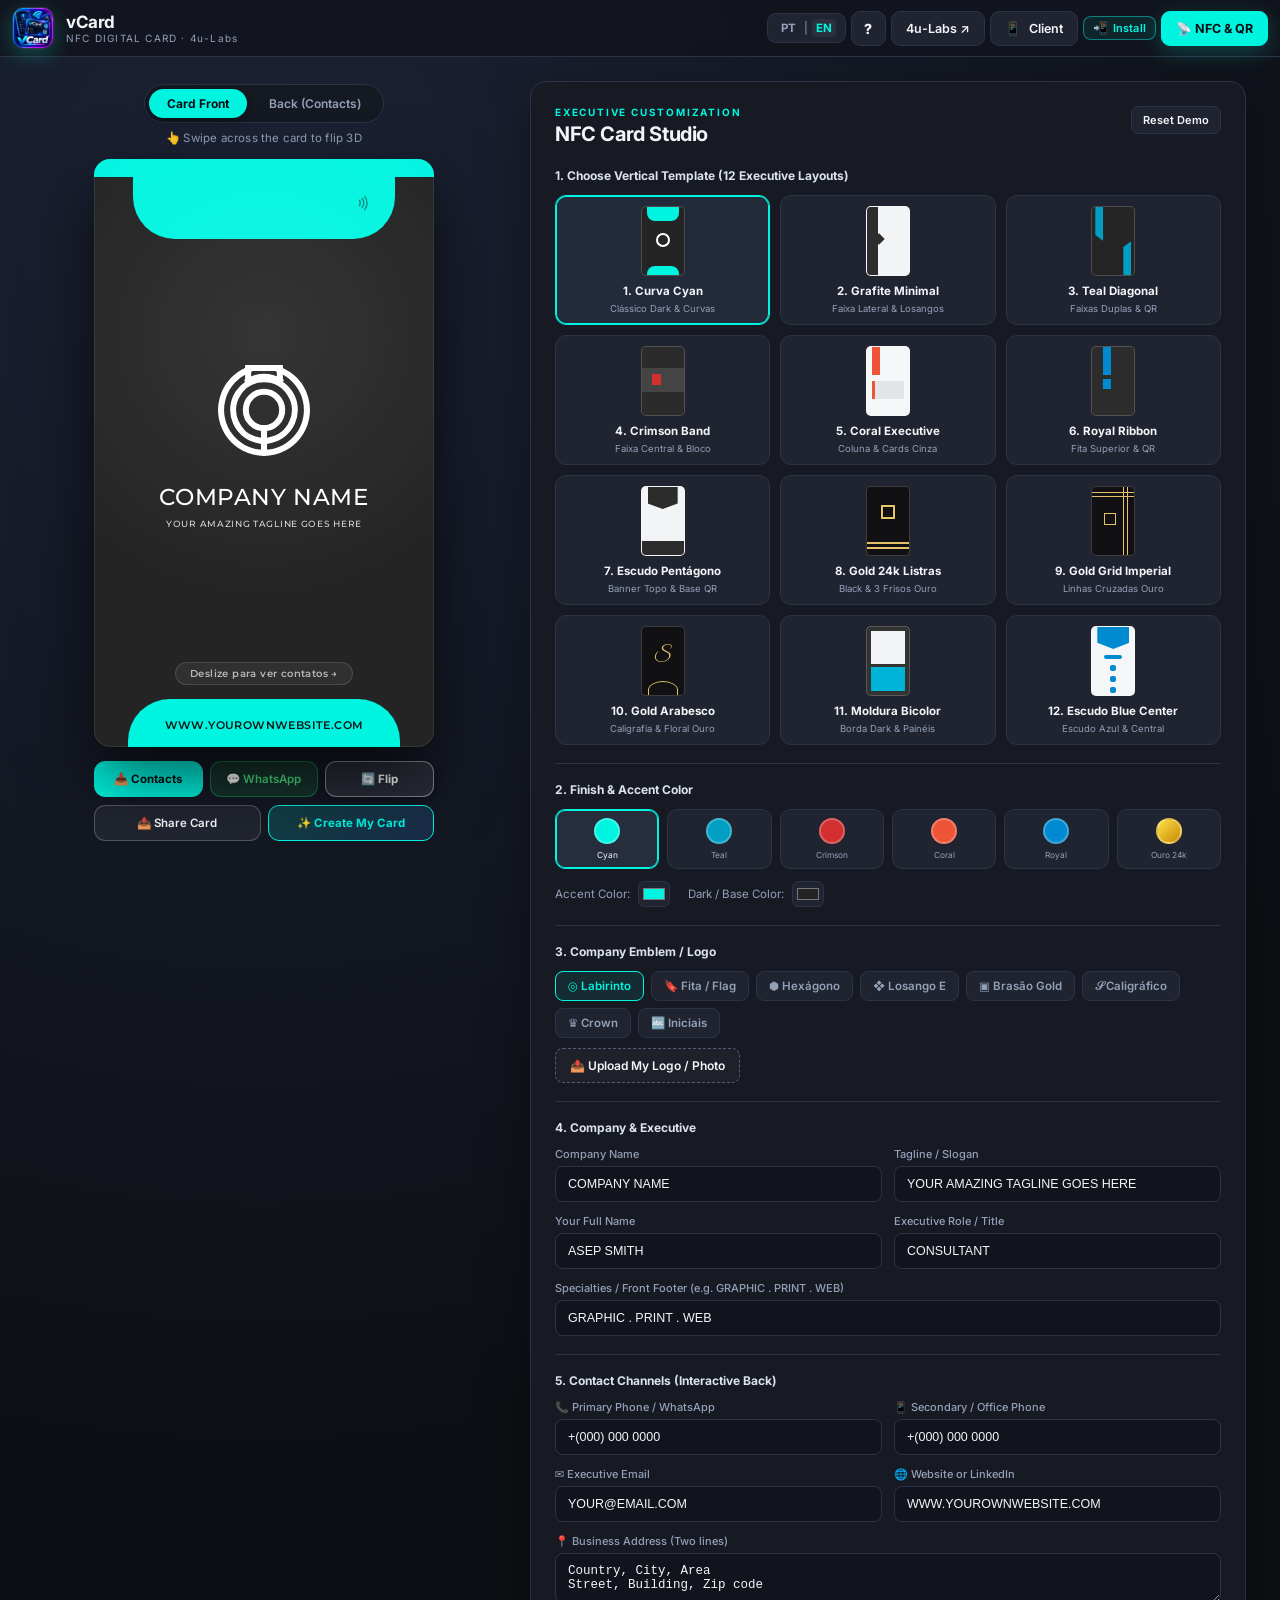
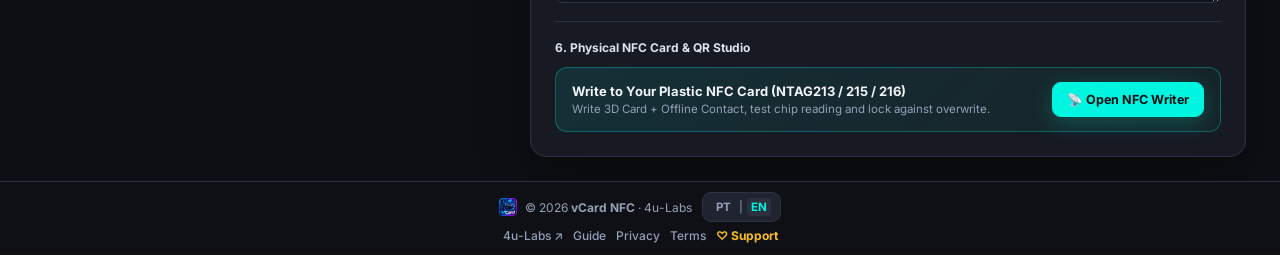
<file: index.html>
<!doctype html>
<html lang="pt-BR">
<head>
  <meta charset="utf-8">
  <meta name="viewport" content="width=device-width, initial-scale=1, maximum-scale=1, user-scalable=no">
  <meta name="theme-color" content="#14161c">
  <meta name="description" content="vCard Executive NFC — Cartão de Visitas Virtual Interativo 3D para Executivos com 12 Modelos Premium, Gravação Direta em Cartão Plástico NFC, QR Code e Salvar na Agenda.">
  <title>vCard Executive NFC — 4u-Labs</title>
  <link rel="icon" type="image/png" href="favicon.png?v=3.3">
  <link rel="apple-touch-icon" href="icon-192.png?v=3.3">
  <link rel="manifest" href="manifest.json?v=3.3">
  <link rel="preconnect" href="https://fonts.googleapis.com">
  <link rel="preconnect" href="https://fonts.gstatic.com" crossorigin>
  <link href="https://fonts.googleapis.com/css2?family=Great+Vibes&family=Inter:wght@400;500;600;700&family=Montserrat:wght@400;500;600;700;800&display=swap" rel="stylesheet">
  <link rel="stylesheet" href="styles.css?v=3.3">
  <style>
    /* Critical NFC Receiver Mode, Compact Single-Row Header, 2-Line Footer & High-Contrast UI */
    :root { --ui-accent: #00f5e1; }
    .brand strong span,
    .eyebrow,
    .lang-btn.active,
    .btn-pwa-install,
    .dock-btn.create-cta {
      color: #00f5e1 !important;
    }
    .dock-btn.create-cta {
      border-color: #00f5e1 !important;
    }
    .btn-primary,
    .btn-small.accent,
    .face-tab.active,
    .dock-btn.primary,
    .nfc-tab.active {
      background: #00f5e1 !important;
      border-color: #00f5e1 !important;
      color: #0b0f14 !important;
    }
    html.pure-nfc-mode #app-header,
    html.pure-nfc-mode #nfc-visitor-bar,
    html.pure-nfc-mode .stage-top-controls,
    html.pure-nfc-mode #editor-panel,
    html.pure-nfc-mode #app-footer,
    body.pure-nfc-mode #app-header,
    body.pure-nfc-mode #nfc-visitor-bar,
    body.pure-nfc-mode .stage-top-controls,
    body.pure-nfc-mode #editor-panel,
    body.pure-nfc-mode #app-footer,
    body.client-mode #editor-panel,
    body.client-mode .stage-top-controls {
      display: none !important;
    }
    html.pure-nfc-mode .workspace,
    body.pure-nfc-mode .workspace,
    body.client-mode .workspace {
      grid-template-columns: 1fr !important;
      max-width: 420px !important;
      padding: 12px 10px 20px !important;
      min-height: 100dvh;
      display: flex !important;
      flex-direction: column;
      justify-content: center;
      align-items: center;
    }
    .app-header {
      padding: 7px 12px !important;
      min-height: 46px !important;
      gap: 8px !important;
      flex-wrap: nowrap !important;
    }
    .header-actions {
      display: flex !important;
      align-items: center !important;
      gap: 5px !important;
      flex-wrap: nowrap !important;
    }
    .card-scene {
      width: min(340px, calc(100vw - 24px)) !important;
    }
    .card-quick-dock {
      display: flex !important;
      flex-direction: column !important;
      gap: 8px !important;
      width: min(340px, calc(100vw - 24px)) !important;
    }
    .dock-row-main {
      display: grid !important;
      grid-template-columns: repeat(3, minmax(0, 1fr)) !important;
      gap: 7px !important;
      width: 100% !important;
    }
    .dock-row-extra {
      display: grid !important;
      grid-template-columns: repeat(2, minmax(0, 1fr)) !important;
      gap: 7px !important;
      width: 100% !important;
    }
    .app-footer {
      padding: 10px 12px !important;
      display: flex !important;
      flex-direction: column !important;
      align-items: center !important;
      gap: 6px !important;
    }
    .footer-line-1,
    .footer-line-2 {
      display: flex !important;
      align-items: center !important;
      justify-content: center !important;
      gap: 10px !important;
      flex-wrap: nowrap !important;
      white-space: nowrap !important;
      width: 100% !important;
    }
    @media (max-width: 720px) {
      .hide-sm { display: none !important; }
      .brand small { display: none !important; }
      .brand-icon-img { width: 28px !important; height: 28px !important; border-radius: 7px !important; }
      .brand strong { font-size: 15px !important; font-weight: 700 !important; white-space: nowrap !important; letter-spacing: -0.3px !important; }
      .header-actions button { padding: 5px 8px !important; font-size: 11px !important; height: 30px !important; }
      .btn-pwa-install { padding: 5px 8px !important; height: 30px !important; }
    }
    @media (max-width: 345px) {
      .btn-pwa-install .pwa-label { display: none !important; }
    }
  </style>
  <script>
    if (/[?&](d|c)=/.test(window.location.search)) {
      document.documentElement.classList.add('pure-nfc-mode');
    }
  </script>
</head>
<body>
  <!-- Ultra-Compact Single-Line Top Bar -->
  <header class="app-header" id="app-header">
    <div class="brand">
      <img src="icon-192.png?v=3.3" alt="vCard" class="brand-icon-img" width="32" height="32">
      <div>
        <strong>vCard</strong>
        <small data-i18n="brandSub">CARTÃO DIGITAL NFC · 4u-Labs</small>
      </div>
    </div>

    <div class="header-actions">
      <div class="lang-switch hide-sm" role="group" aria-label="Idioma / Language">
        <button type="button" class="lang-btn active" data-lang="pt">PT</button>
        <span>|</span>
        <button type="button" class="lang-btn" data-lang="en">EN</button>
      </div>

      <button type="button" class="btn-action btn-icon-only" id="btn-open-help" title="Guia de Uso / Help">
        ?
      </button>

      <button type="button" class="btn-action hide-sm" id="btn-open-community" title="Ecossistema 4u-Labs">
        4u-Labs ↗
      </button>

      <button type="button" class="btn-action" id="btn-toggle-mode" title="Alternar Modo Cliente NFC">
        📱 <span class="hide-sm" data-i18n="viewAsClient">Cliente</span>
      </button>

      <button type="button" class="btn-action btn-pwa-install" id="btn-pwa-install" title="Instalar Aplicativo (PWA)">
        <span class="pwa-icon">📲</span> <span class="pwa-label" data-i18n="installApp">Instalar</span>
      </button>

      <button type="button" class="btn-primary" id="btn-share-nfc" data-i18n="btnShareNfc">
        📡 NFC & QR
      </button>
    </div>
  </header>

  <!-- NFC Visitor Banner (Shown only when opened via shared NFC Link) -->
  <div class="nfc-visitor-bar" id="nfc-visitor-bar" hidden>
    <span class="nfc-pulse-dot"></span>
    <span data-i18n="visitorVerified">Cartão Executivo NFC verificado</span>
    <button type="button" id="btn-visitor-create" data-i18n="visitorCreate">Criar meu cartão →</button>
  </div>

  <!-- Main Workspace -->
  <main class="workspace" id="workspace">
    <!-- Left / Center: Interactive 3D Phone Card Stage -->
    <section class="card-stage-section">
      <!-- Swipe / Face Switcher Pill -->
      <div class="stage-top-controls">
        <div class="face-tabs" role="tablist" aria-label="Lado do Cartão">
          <button type="button" class="face-tab active" id="tab-front" data-face="front" data-i18n="tabFront">Frente do Cartão</button>
          <button type="button" class="face-tab" id="tab-back" data-face="back" data-i18n="tabBack">Verso (Contatos)</button>
        </div>
        <span class="swipe-hint" data-i18n="swipeHint">👆 Passe o dedo no cartão para girar</span>
      </div>

      <!-- 3D Perspective Container -->
      <div class="card-scene" id="card-scene" aria-label="Cartão de Visitas Interativo 3D">
        <div class="card-3d" id="card-3d">
          <!-- FRONT FACE (Rendered dynamically per selected Template 1..12) -->
          <div class="card-face card-front" id="card-front">
            <div class="card-glare" id="glare-front"></div>
            <div class="card-template-mount" id="mount-front"></div>
          </div>

          <!-- BACK FACE (Rendered dynamically per selected Template 1..12) -->
          <div class="card-face card-back" id="card-back">
            <div class="card-glare" id="glare-back"></div>
            <div class="card-template-mount" id="mount-back"></div>
          </div>
        </div>
      </div>

      <!-- Bottom Quick Actions for Mobile Visitor / Executive -->
      <div class="card-quick-dock">
        <div class="dock-row-main">
          <button type="button" class="dock-btn primary" id="btn-save-vcf" data-i18n="btnSaveVcf">
            📥 Agenda
          </button>
          <a class="dock-btn whatsapp" id="btn-whatsapp-direct" href="https://wa.me/62000899992323" target="_blank" rel="noopener noreferrer">
            💬 WhatsApp
          </a>
          <button type="button" class="dock-btn flip-outline" id="btn-flip-card" data-i18n="btnFlipCard">
            🔄 Virar
          </button>
        </div>
        <div class="dock-row-extra">
          <button type="button" class="dock-btn share-outline" id="btn-quick-share-card" data-i18n="btnQuickShare">
            📤 Compartilhar Cartão
          </button>
          <button type="button" class="dock-btn create-cta" id="btn-dock-create-card" data-i18n="btnDockCreate">
            ✨ Criar Meu Cartão
          </button>
        </div>
      </div>
    </section>

    <!-- Right Panel: Executive Studio Editor -->
    <aside class="editor-panel" id="editor-panel">
      <div class="editor-card">
        <div class="editor-header">
          <div>
            <span class="eyebrow" data-i18n="editorEyebrow">PERSONALIZAÇÃO EXECUTIVA</span>
            <h2 data-i18n="editorTitle">Estúdio do Cartão NFC</h2>
          </div>
          <button type="button" class="btn-small" id="btn-reset-demo" data-i18n="btnResetDemo">Restaurar Demo</button>
        </div>

        <form id="card-form" autocomplete="off">
          <!-- 1. Template Layout Selector (All 12 Reference Models) -->
          <div class="form-section" style="border-top:0;padding-top:4px;margin-top:0">
            <label class="section-label" data-i18n="sec1Label">1. Escolha o Modelo Vertical (12 Layouts Executivos)</label>
            <div class="template-grid" id="template-grid">
              <button type="button" class="template-card active" data-template="cyan-curve">
                <div class="tpl-preview tpl-prev-1"><span></span><i></i><b></b></div>
                <strong>1. Curva Cyan</strong>
                <small>Clássico Dark & Curvas</small>
              </button>
              <button type="button" class="template-card" data-template="mono-sidebar">
                <div class="tpl-preview tpl-prev-2"><span></span><i></i></div>
                <strong>2. Grafite Minimal</strong>
                <small>Faixa Lateral & Losangos</small>
              </button>
              <button type="button" class="template-card" data-template="teal-stripes">
                <div class="tpl-preview tpl-prev-3"><span></span><b></b></div>
                <strong>3. Teal Diagonal</strong>
                <small>Faixas Duplas & QR</small>
              </button>
              <button type="button" class="template-card" data-template="red-band">
                <div class="tpl-preview tpl-prev-4"><span></span><i></i></div>
                <strong>4. Crimson Band</strong>
                <small>Faixa Central & Bloco</small>
              </button>
              <button type="button" class="template-card" data-template="orange-column">
                <div class="tpl-preview tpl-prev-5"><span></span><i></i></div>
                <strong>5. Coral Executive</strong>
                <small>Coluna & Cards Cinza</small>
              </button>
              <button type="button" class="template-card" data-template="blue-ribbon">
                <div class="tpl-preview tpl-prev-6"><span></span><b></b></div>
                <strong>6. Royal Ribbon</strong>
                <small>Fita Superior & QR</small>
              </button>
              <button type="button" class="template-card" data-template="shield-banner">
                <div class="tpl-preview tpl-prev-7"><span></span><b></b></div>
                <strong>7. Escudo Pentágono</strong>
                <small>Banner Topo & Base QR</small>
              </button>
              <button type="button" class="template-card" data-template="gold-bars">
                <div class="tpl-preview tpl-prev-8"><i></i><span></span></div>
                <strong>8. Gold 24k Listras</strong>
                <small>Black & 3 Frisos Ouro</small>
              </button>
              <button type="button" class="template-card" data-template="gold-plaid">
                <div class="tpl-preview tpl-prev-9"><span></span><b></b><i></i></div>
                <strong>9. Gold Grid Imperial</strong>
                <small>Linhas Cruzadas Ouro</small>
              </button>
              <button type="button" class="template-card" data-template="gold-script">
                <div class="tpl-preview tpl-prev-10"><i>S</i><span></span></div>
                <strong>10. Gold Arabesco</strong>
                <small>Caligrafia & Floral Ouro</small>
              </button>
              <button type="button" class="template-card" data-template="cyan-frame">
                <div class="tpl-preview tpl-prev-11"><span></span><b></b></div>
                <strong>11. Moldura Bicolor</strong>
                <small>Borda Dark & Painéis</small>
              </button>
              <button type="button" class="template-card" data-template="blue-shield-center">
                <div class="tpl-preview tpl-prev-12"><span></span><i></i><b></b></div>
                <strong>12. Escudo Blue Center</strong>
                <small>Escudo Azul & Central</small>
              </button>
            </div>
          </div>

          <!-- 2. Theme / Executive Palette -->
          <div class="form-section">
            <label class="section-label" data-i18n="sec2Label">2. Acabamento & Cor de Destaque</label>
            <div class="palette-grid" id="palette-grid">
              <button type="button" class="palette-swatch active" data-accent="#00f5e1" data-dark="#242424" data-box="#3b3b3b" title="Cyan Original">
                <span style="background:#00f5e1"></span><small>Cyan</small>
              </button>
              <button type="button" class="palette-swatch" data-accent="#009ec2" data-dark="#252525" data-box="#383838" title="Teal Corporate">
                <span style="background:#009ec2"></span><small>Teal</small>
              </button>
              <button type="button" class="palette-swatch" data-accent="#d32f2f" data-dark="#2b2b2b" data-box="#424242" title="Crimson Red">
                <span style="background:#d32f2f"></span><small>Crimson</small>
              </button>
              <button type="button" class="palette-swatch" data-accent="#f05438" data-dark="#2b2b2b" data-box="#3d3d3d" title="Coral Orange">
                <span style="background:#f05438"></span><small>Coral</small>
              </button>
              <button type="button" class="palette-swatch" data-accent="#008bd0" data-dark="#2c2c2c" data-box="#3e3e3e" title="Royal Blue">
                <span style="background:#008bd0"></span><small>Royal</small>
              </button>
              <button type="button" class="palette-swatch" data-accent="#eab308" data-dark="#18181b" data-box="#2a2925" title="Ouro 24k Black">
                <span style="background:linear-gradient(135deg,#fde047,#ca8a04)"></span><small>Ouro 24k</small>
              </button>
            </div>
            <div class="custom-color-row">
              <label><span data-i18n="lblAccentColor">Cor Principal:</span> <input type="color" id="input-custom-accent" value="#00f5e1"></label>
              <label><span data-i18n="lblDarkColor">Cor Escura / Base:</span> <input type="color" id="input-custom-dark" value="#242424"></label>
            </div>
          </div>

          <!-- 3. Brand Emblem / Logo Upload -->
          <div class="form-section">
            <label class="section-label" data-i18n="sec3Label">3. Símbolo / Logotipo da Empresa</label>
            <div class="logo-selector-row">
              <div class="emblem-presets" id="emblem-presets">
                <button type="button" class="emblem-btn active" data-emblem="labyrinth" title="Labirinto Circular">◎ Labirinto</button>
                <button type="button" class="emblem-btn" data-emblem="ribbon" title="Bandeira / Fita Executiva">🔖 Fita / Flag</button>
                <button type="button" class="emblem-btn" data-emblem="hexprism" title="Hexágono Prisma">⬢ Hexágono</button>
                <button type="button" class="emblem-btn" data-emblem="diamonde" title="Losango Geométrico E">❖ Losango E</button>
                <button type="button" class="emblem-btn" data-emblem="goldr" title="Brasão Quadrado Luxury">▣ Brasão Gold</button>
                <button type="button" class="emblem-btn" data-emblem="scripts" title="Monograma Caligráfico S">𝒮 Caligráfico</button>
                <button type="button" class="emblem-btn" data-emblem="crown" title="Coroa Private">♛ Crown</button>
                <button type="button" class="emblem-btn" data-emblem="monogram" title="Iniciais do Nome">🔤 Iniciais</button>
              </div>
              <label class="upload-logo-btn">
                <span data-i18n="btnUploadLogo">📤 Enviar Minha Logo / Foto</span>
                <input type="file" id="input-logo-file" accept="image/*" hidden>
              </label>
            </div>
          </div>

          <!-- 4. Company & Executive Identity -->
          <div class="form-section">
            <label class="section-label" data-i18n="sec4Label">4. Empresa & Executivo</label>
            <div class="field-grid">
              <label class="field">
                <span data-i18n="lblCompany">Nome da Empresa</span>
                <input type="text" id="input-company" value="COMPANY" maxlength="40" placeholder="Ex: 4U-LABS">
              </label>
              <label class="field">
                <span data-i18n="lblTagline">Slogan / Tagline</span>
                <input type="text" id="input-tagline" value="YOUR TAG SLOGAN" maxlength="60" placeholder="Ex: EXECUTIVE STRATEGY">
              </label>
              <label class="field">
                <span data-i18n="lblName">Seu Nome Completo</span>
                <input type="text" id="input-name" value="NAME SURNAME" maxlength="40" placeholder="Ex: FABIANO BRAGA">
              </label>
              <label class="field">
                <span data-i18n="lblRole">Cargo / Título Executivo</span>
                <input type="text" id="input-role" value="JOB POSITION" maxlength="40" placeholder="Ex: CEO & FOUNDER">
              </label>
              <label class="field full">
                <span data-i18n="lblServices">Especialidades / Rodapé da Frente (ex: GRAPHIC . PRINT . WEB)</span>
                <input type="text" id="input-services" value="GRAPHIC . PRINT . WEB" maxlength="60" placeholder="Ex: STRATEGY . AI . ADVISORY">
              </label>
            </div>
          </div>

          <!-- 5. Contact Channels (Back of Card) -->
          <div class="form-section">
            <label class="section-label" data-i18n="sec5Label">5. Dados de Contato (Verso Interativo)</label>
            <div class="field-grid">
              <label class="field">
                <span data-i18n="lblPhone1">📞 Telefone Principal / WhatsApp</span>
                <input type="tel" id="input-phone" value="+(000) 000 0000" maxlength="30" placeholder="+55 34 99999-0000">
              </label>
              <label class="field">
                <span data-i18n="lblPhone2">📱 Telefone 2 / Comercial</span>
                <input type="tel" id="input-phone2" value="+(000) 000 0000" maxlength="30" placeholder="+55 34 3222-0000">
              </label>
              <label class="field">
                <span data-i18n="lblEmail">✉️ E-mail Executivo</span>
                <input type="email" id="input-email" value="yourname@email.com" maxlength="60" placeholder="voce@empresa.com.br">
              </label>
              <label class="field">
                <span data-i18n="lblWebsite">🌐 Website ou LinkedIn</span>
                <input type="text" id="input-website" value="www.yourwebsite.com" maxlength="70" placeholder="www.suaempresa.com.br">
              </label>
              <label class="field full">
                <span data-i18n="lblAddress">📍 Endereço Comercial (Duas linhas)</span>
                <textarea id="input-address" rows="2" maxlength="110" placeholder="Country, City, Area&#10;Street, Building, Zip code">Country, City, Area
Street, Building, Zip code</textarea>
              </label>
            </div>
          </div>

          <!-- 6. Direct NFC Hardware Studio Shortcut -->
          <div class="form-section">
            <label class="section-label" data-i18n="sec6Label">6. Estúdio de Cartão Físico NFC & QR Code</label>
            <div class="nfc-inline-banner">
              <div class="nfc-inline-info">
                <strong data-i18n="nfcBannerTitle">Grave seu Cartão Plástico (NTAG213 / 215 / 216)</strong>
                <span data-i18n="nfcBannerSub">Grave o Cartão 3D + Contato Offline, teste a leitura de chips e trave contra regravação.</span>
              </div>
              <button type="button" class="btn-primary" id="btn-open-nfc-studio" data-i18n="btnOpenNfcStudio">📡 Abrir Gravador NFC</button>
            </div>
          </div>
        </form>
      </div>
    </aside>
  </main>

  <!-- Standard 4u-Labs 2-Line Footer -->
  <footer class="app-footer" id="app-footer">
    <div class="footer-line-1">
      <div class="footer-left">
        <img src="icon-192.png?v=3.3" alt="vCard" width="18" height="18" style="border-radius:4px">
        <span>© <span id="footer-year">2026</span> <strong>vCard NFC</strong> · 4u-Labs</span>
      </div>
      <div class="lang-switch footer-lang">
        <button type="button" class="lang-btn active" data-lang="pt">PT</button>
        <span>|</span>
        <button type="button" class="lang-btn" data-lang="en">EN</button>
      </div>
    </div>
    <div class="footer-line-2 footer-links">
      <button type="button" class="footer-link-btn" id="footer-btn-community">4u-Labs ↗</button>
      <button type="button" class="footer-link-btn" id="footer-btn-help" data-i18n="footerGuide">Guia</button>
      <a href="privacy.html" data-i18n="footerPrivacy">Privacidade</a>
      <a href="terms.html" data-i18n="footerTerms">Termos</a>
      <a href="https://www.paypal.com/ncp/payment/L7YRCS984T33N" target="_blank" rel="noopener noreferrer" class="footer-donate" data-i18n="footerDonate">♡ Apoiar</a>
    </div>
  </footer>

  <!-- Modal: Complete NFC Hardware Studio (Write, Read, Capacity Meter, Lock & QR Code) -->
  <dialog id="dialog-share" class="modal modal-wide">
    <div class="modal-header">
      <h3 data-i18n="nfcModalTitle">📡 Estúdio NFC</h3>
      <button type="button" class="modal-close" data-close>×</button>
    </div>
    <div class="modal-body">
      <!-- Studio Mode Tabs -->
      <div class="nfc-studio-tabs" role="tablist">
        <button type="button" class="nfc-tab active" data-nfc-tab="write" data-i18n="nfcTabWrite">📲 Gravar Cartão NFC</button>
        <button type="button" class="nfc-tab" data-nfc-tab="read" data-i18n="nfcTabRead">🔍 Ler / Testar Chip</button>
        <button type="button" class="nfc-tab" data-nfc-tab="qr" data-i18n="nfcTabQr">🔗 Link & QR Code</button>
      </div>

      <!-- TAB 1: WRITE NFC CARD -->
      <div class="nfc-tab-pane" id="nfc-pane-write">
        <div class="field">
          <span class="field-label" data-i18n="nfcWriteModeLbl">Modo de Gravação no Chip</span>
          <select id="nfc-write-mode" style="position: absolute; opacity: 0; pointer-events: none; width: 1px; height: 1px;" aria-hidden="true" tabindex="-1">
            <option value="url" selected>⚡ Cartão 3D Interativo</option>
            <option value="hybrid">💎 Duplo Híbrido</option>
            <option value="vcard">📇 Contato Direto na Agenda</option>
          </select>

          <!-- Executive Mode Selection Cards -->
          <div class="nfc-mode-cards" id="nfc-mode-cards" role="radiogroup">
            <button type="button" class="nfc-mode-card active" data-mode="url" role="radio" aria-checked="true">
              <span class="mode-card-icon">⚡</span>
              <div class="mode-card-body">
                <div class="mode-card-title">
                  <strong data-i18n="nfcMode1Title">Cartão 3D Interativo</strong>
                  <span class="mode-card-badge" data-i18n="nfcMode1Badge">Recomendado</span>
                </div>
                <div class="mode-card-desc" data-i18n="nfcMode1Desc">Abre Frente e Verso em qualquer celular (iPhone & Android)</div>
              </div>
              <span class="mode-card-radio"></span>
            </button>

            <button type="button" class="nfc-mode-card" data-mode="hybrid" role="radio" aria-checked="false">
              <span class="mode-card-icon">💎</span>
              <div class="mode-card-body">
                <div class="mode-card-title">
                  <strong data-i18n="nfcMode2Title">Duplo Híbrido</strong>
                </div>
                <div class="mode-card-desc" data-i18n="nfcMode2Desc">Cartão 3D Online + Contato vCard Offline</div>
              </div>
              <span class="mode-card-radio"></span>
            </button>

            <button type="button" class="nfc-mode-card" data-mode="vcard" role="radio" aria-checked="false">
              <span class="mode-card-icon">📇</span>
              <div class="mode-card-body">
                <div class="mode-card-title">
                  <strong data-i18n="nfcMode3Title">Contato Direto na Agenda</strong>
                </div>
                <div class="mode-card-desc" data-i18n="nfcMode3Desc">Salva direto nos contatos (100% Offline)</div>
              </div>
              <span class="mode-card-radio"></span>
            </button>
          </div>
        </div>

        <!-- Chip Memory / Byte Capacity Meter -->
        <div class="chip-meter-card">
          <div class="chip-meter-top">
            <span><span data-i18n="ndefSizeLbl">Tamanho dos Dados NDEF:</span> <strong id="nfc-byte-count">0 bytes</strong></span>
            <span class="chip-compat-badges" id="chip-compat-badges"></span>
          </div>
          <div class="chip-bar-track">
            <div class="chip-bar-fill" id="chip-bar-fill"></div>
          </div>
          <small id="chip-meter-hint">Compatível com NTAG213 (144 B), NTAG215 (504 B) e NTAG216 (888 B)</small>
        </div>

        <!-- Animated NFC Radar Scanner -->
        <div class="nfc-radar-box" id="nfc-write-radar" hidden>
          <div class="radar-rings">
            <span></span><span></span><span></span>
            <div class="radar-core">📡</div>
          </div>
          <strong id="nfc-radar-title">Aproxime o Cartão Plástico NFC atrás do celular…</strong>
          <small data-i18n="nfcHoldHint">Mantenha encostado por 1 segundo até ouvir o sinal</small>
          <button type="button" class="btn-small" id="btn-cancel-nfc-op" data-i18n="btnCancel">Cancelar</button>
        </div>

        <output id="nfc-write-status" class="nfc-status" hidden></output>

        <div class="nfc-action-buttons">
          <button type="button" class="btn-primary full-btn" id="btn-write-nfc" data-i18n="btnWriteNfcNow">
            📡 Gravar no Cartão NFC Agora
          </button>
          <button type="button" class="btn-action full-btn danger-outline" id="btn-lock-nfc" data-i18n="btnLockNfc">
            🔒 Travar Cartão (Somente Leitura)
          </button>
        </div>
      </div>

      <!-- TAB 2: READ / INSPECT NFC CARD -->
      <div class="nfc-tab-pane" id="nfc-pane-read" hidden>
        <p class="modal-desc" data-i18n="nfcReadDesc">
          Encoste qualquer cartão plástico ou tag NFC atrás do celular para verificar o número de série do chip (UID) e os dados gravados nele:
        </p>

        <button type="button" class="btn-primary full-btn" id="btn-start-read-nfc" data-i18n="btnStartReadNfc">
          🔍 Ativar Leitor NFC e Encostar Cartão
        </button>

        <div class="nfc-read-result" id="nfc-read-result" hidden>
          <div class="read-meta-row">
            <span>UID: <strong id="read-uid">—</strong></span>
            <span>Registros: <strong id="read-count">0</strong></span>
          </div>
          <div class="read-records-list" id="read-records-list"></div>
          <button type="button" class="btn-small accent full-btn" id="btn-load-read-card" hidden data-i18n="btnLoadReadCard">
            ✨ Carregar Este Cartão no Editor 3D
          </button>
        </div>
      </div>

      <!-- TAB 3: DIRECT LINK & QR CODE -->
      <div class="nfc-tab-pane" id="nfc-pane-qr" hidden>
        <div class="qr-preview-box">
          <canvas id="qr-canvas" width="180" height="180"></canvas>
          <small data-i18n="qrScanHint">Aponte a Câmera para abrir o cartão</small>
        </div>

        <label class="field">
          <span data-i18n="shareLinkLbl">Link de Compartilhamento</span>
          <div class="copy-input-row">
            <input type="text" id="share-url-input" readonly>
            <button type="button" class="btn-primary" id="btn-copy-link" data-i18n="btnCopyLink">Copiar Link</button>
          </div>
        </label>

        <div class="share-direct-grid">
          <a id="btn-share-whatsapp-card" href="#" target="_blank" rel="noopener noreferrer" class="dock-btn whatsapp full-btn" data-i18n="btnShareViaWhatsapp">
            💬 Enviar Meu Cartão no WhatsApp
          </a>
          <button type="button" id="btn-native-share-card" class="btn-action full-btn" data-i18n="btnShareNative">
            📲 Compartilhar Link (Menu do Celular)
          </button>
        </div>
      </div>
    </div>
  </dialog>

  <!-- Modal: Visual Help & Guide -->
  <dialog id="dialog-help" class="modal modal-wide">
    <div class="modal-header">
      <h3 data-i18n="helpModalTitle">📘 Guia Rápido — vCard Executive NFC</h3>
      <button type="button" class="modal-close" data-close>×</button>
    </div>
    <div class="modal-body">
      <div class="help-cards-grid">
        <div class="help-card">
          <strong>🔄 1. Cartão Vertical 3D Interativo</strong>
          <p data-i18n="helpStep1">Escolha entre os 12 modelos executivos verticais. Passe o dedo na tela (ou arraste com o mouse) para girar em 3D entre a Frente e o Verso com seus contatos clicáveis.</p>
        </div>
        <div class="help-card">
          <strong>📡 2. Como Gravar seu Cartão Plástico NFC</strong>
          <p data-i18n="helpStep2">Compre um cartão PVC com chip NTAG213, NTAG215 ou NTAG216. Abra este app no Google Chrome do seu Android, clique em "Link NFC & QR Code" → "Gravar no Cartão NFC Agora" e encoste o plástico atrás do celular.</p>
        </div>
        <div class="help-card">
          <strong>📲 3. O que acontece quando o cliente aproxima o celular?</strong>
          <p data-i18n="helpStep3">O celular do cliente (iPhone ou Android) abre instantaneamente seu Cartão 3D na tela sem precisar instalar nada! Ele pode girar o cartão, chamar no WhatsApp ou clicar em "Salvar na Agenda".</p>
        </div>
        <div class="help-card">
          <strong>🔒 4. Privacidade & Segurança</strong>
          <p data-i18n="helpStep4">100% client-side: seus dados ficam salvos no seu navegador e codificados de forma compacta no próprio link ou chip NFC. Você também pode travar o chip contra regravações.</p>
        </div>
      </div>
    </div>
  </dialog>

  <!-- Modal: Official 4u-Labs Cross-Promotion Hub (All 14 Required Links + PayPal) -->
  <dialog id="dialog-community" class="modal modal-wide">
    <div class="modal-header">
      <h3 data-i18n="hubTitle">4u-Labs — Aplicativos, suporte e comunidade</h3>
      <button type="button" class="modal-close" data-close>×</button>
    </div>
    <div class="modal-body">
      <p class="modal-desc" data-i18n="hubSub">Conheça o ecossistema 4u-Labs, acesse nossa loja de aplicativos web e acompanhe nossas redes oficiais:</p>

      <h4 class="hub-group-title" data-i18n="hubGroupInst">Institucional & Ecossistema (6)</h4>
      <div class="hub-grid">
        <a href="https://4u.ia.br/" target="_blank" rel="noopener noreferrer" class="hub-card">
          <strong>🌐 Portal 4U</strong>
          <small>4u.ia.br</small>
        </a>
        <a href="https://4u.ia.br/loja/index.php" target="_blank" rel="noopener noreferrer" class="hub-card">
          <strong>🛍️ Loja de Apps</strong>
          <small>WebApps & Ferramentas</small>
        </a>
        <a href="https://4u.ia.br/suporte.html" target="_blank" rel="noopener noreferrer" class="hub-card">
          <strong>🛟 Central de Ajuda</strong>
          <small>Suporte & FAQ</small>
        </a>
        <a href="https://4u.ia.br/sobre.html" target="_blank" rel="noopener noreferrer" class="hub-card">
          <strong>🏛️ Sobre 4U</strong>
          <small>Nossa Missão</small>
        </a>
        <a href="https://4u.ia.br/termos.html" target="_blank" rel="noopener noreferrer" class="hub-card">
          <strong>📜 Termos</strong>
          <small>Termos de Serviço</small>
        </a>
        <a href="https://4u.ia.br/politica.html" target="_blank" rel="noopener noreferrer" class="hub-card">
          <strong>🔒 Privacidade</strong>
          <small>Política de Dados</small>
        </a>
      </div>

      <h4 class="hub-group-title" data-i18n="hubGroupSocial">Comunidade, Código & Redes (8)</h4>
      <div class="hub-grid">
        <a href="https://github.com/4u-Labs" target="_blank" rel="noopener noreferrer" class="hub-card">
          <strong>💻 GitHub</strong>
          <small>github.com/4u-Labs</small>
        </a>
        <a href="https://4u-labs.github.io/" target="_blank" rel="noopener noreferrer" class="hub-card">
          <strong>✍️ Blog Dev</strong>
          <small>Artigos & Engenharia</small>
        </a>
        <a href="https://alternativeto.net/user/4u-ia-br/added/" target="_blank" rel="noopener noreferrer" class="hub-card">
          <strong>⭐ AlternativeTo</strong>
          <small>Catálogo Global</small>
        </a>
        <a href="https://www.youtube.com/@fbr4g4" target="_blank" rel="noopener noreferrer" class="hub-card">
          <strong>▶️ YouTube</strong>
          <small>@fbr4g4</small>
        </a>
        <a href="https://www.instagram.com/fbr4g4/" target="_blank" rel="noopener noreferrer" class="hub-card">
          <strong>📸 Instagram</strong>
          <small>@fbr4g4</small>
        </a>
        <a href="https://www.facebook.com/fbr4g4/" target="_blank" rel="noopener noreferrer" class="hub-card">
          <strong>📘 Facebook</strong>
          <small>@fbr4g4</small>
        </a>
        <a href="https://x.com/fbr4g4" target="_blank" rel="noopener noreferrer" class="hub-card">
          <strong>𝕏 X / Twitter</strong>
          <small>@fbr4g4</small>
        </a>
        <a href="https://www.linkedin.com/in/fbr4g4/" target="_blank" rel="noopener noreferrer" class="hub-card">
          <strong>💼 LinkedIn</strong>
          <small>/in/fbr4g4</small>
        </a>
      </div>

      <div class="hub-donate-box">
        <div>
          <strong data-i18n="donateBoxTitle">♡ Apoie o desenvolvimento gratuito da 4u-Labs</strong>
          <span data-i18n="donateBoxSub">Sua contribuição mantém nossos aplicativos 100% gratuitos e sem anúncios.</span>
        </div>
        <a href="https://www.paypal.com/ncp/payment/L7YRCS984T33N" target="_blank" rel="noopener noreferrer" class="btn-primary">
          ♡ PayPal Support
        </a>
      </div>
    </div>
  </dialog>

  <div id="toast" class="toast" hidden></div>
  <script src="qrcode.min.js?v=3.3"></script>
  <script src="app.js?v=3.3"></script>
</body>
</html>
</file>
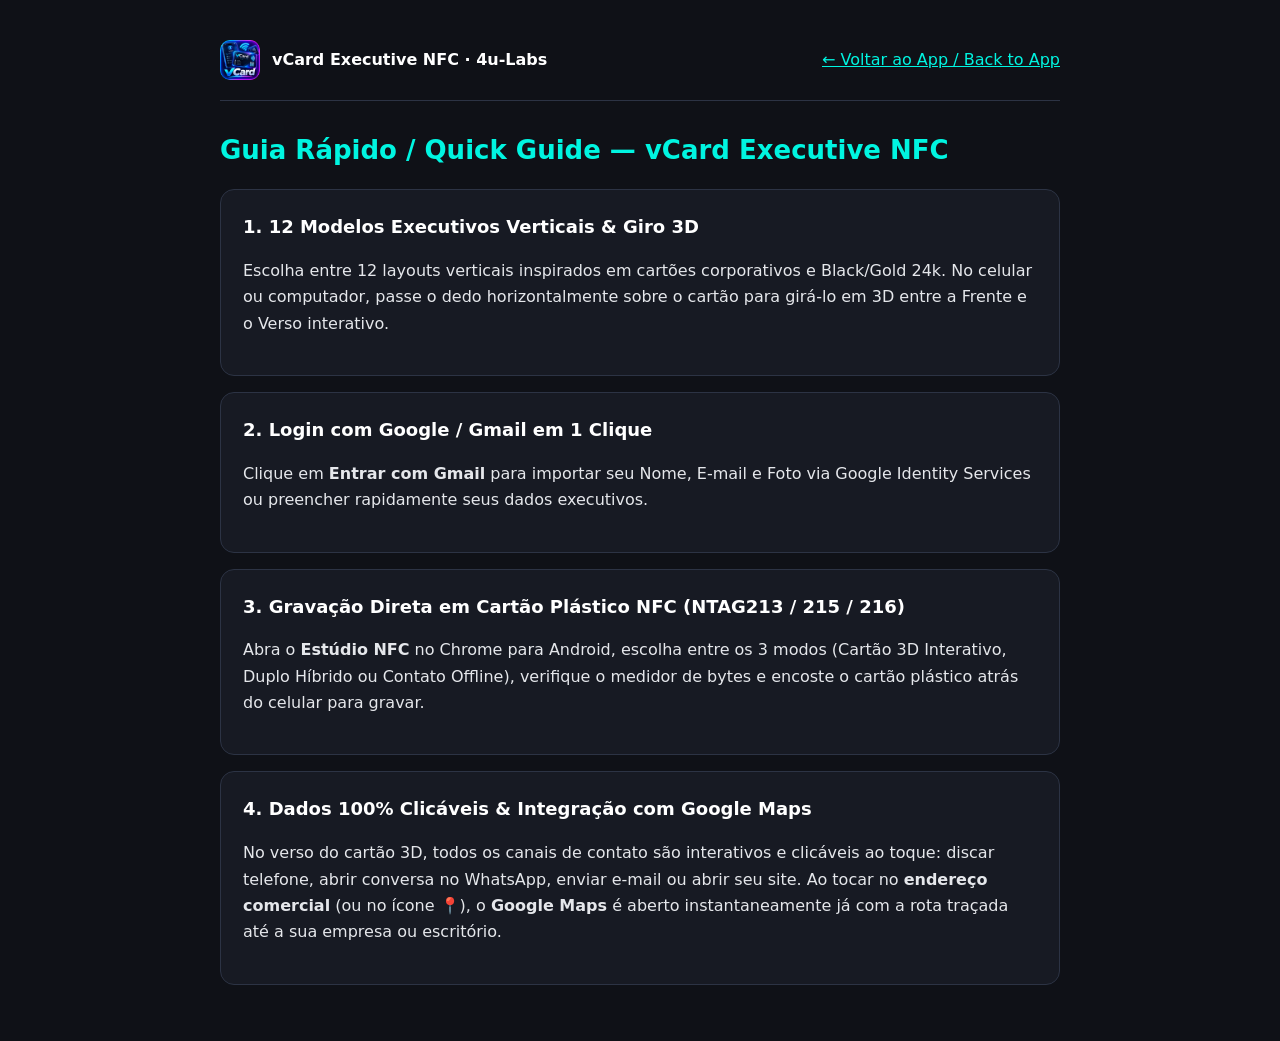
<file: help.html>
<!doctype html>
<html lang="pt-BR">
<head>
  <meta charset="utf-8">
  <meta name="viewport" content="width=device-width, initial-scale=1">
  <title>Guia de Uso — vCard Executive NFC · 4u-Labs</title>
  <link rel="icon" type="image/png" href="favicon.png?v=3.3">
  <style>
    body { margin:0; font-family: system-ui, -apple-system, sans-serif; background:#0f1117; color:#e5e7eb; line-height:1.65; }
    main { max-width:840px; margin:0 auto; padding:40px 24px; }
    header { display:flex; align-items:center; justify-content:space-between; gap:12px; border-bottom:1px solid #2c3344; padding-bottom:20px; margin-bottom:28px; }
    .brand { display:flex; align-items:center; gap:12px; text-decoration:none; color:#fff; font-weight:700; }
    .brand img { width:40px; height:40px; border-radius:10px; }
    h1 { color:#00f5e1; font-size:26px; margin-top:0; }
    h2 { color:#fff; font-size:18px; margin-top:0; }
    a { color:#00f5e1; }
    .card { background:#171a23; border:1px solid #2c3344; border-radius:14px; padding:22px; margin-bottom:16px; }
  </style>
</head>
<body>
  <main>
    <header>
      <a class="brand" href="index.html">
        <img src="icon-192.png?v=3.3" alt="vCard">
        <span>vCard Executive NFC · 4u-Labs</span>
      </a>
      <a href="index.html">← Voltar ao App / Back to App</a>
    </header>
    <h1>Guia Rápido / Quick Guide — vCard Executive NFC</h1>
    <div class="card">
      <h2>1. 12 Modelos Executivos Verticais & Giro 3D</h2>
      <p>Escolha entre 12 layouts verticais inspirados em cartões corporativos e Black/Gold 24k. No celular ou computador, passe o dedo horizontalmente sobre o cartão para girá-lo em 3D entre a Frente e o Verso interativo.</p>
    </div>
    <div class="card">
      <h2>2. Login com Google / Gmail em 1 Clique</h2>
      <p>Clique em <strong>Entrar com Gmail</strong> para importar seu Nome, E-mail e Foto via Google Identity Services ou preencher rapidamente seus dados executivos.</p>
    </div>
    <div class="card">
      <h2>3. Gravação Direta em Cartão Plástico NFC (NTAG213 / 215 / 216)</h2>
      <p>Abra o <strong>Estúdio NFC</strong> no Chrome para Android, escolha entre os 3 modos (Cartão 3D Interativo, Duplo Híbrido ou Contato Offline), verifique o medidor de bytes e encoste o cartão plástico atrás do celular para gravar.</p>
    </div>
    <div class="card">
      <h2>4. Dados 100% Clicáveis & Integração com Google Maps</h2>
      <p>No verso do cartão 3D, todos os canais de contato são interativos e clicáveis ao toque: discar telefone, abrir conversa no WhatsApp, enviar e-mail ou abrir seu site. Ao tocar no <strong>endereço comercial</strong> (ou no ícone 📍), o <strong>Google Maps</strong> é aberto instantaneamente já com a rota traçada até a sua empresa ou escritório.</p>
    </div>
  </main>
</body>
</html>
</file>
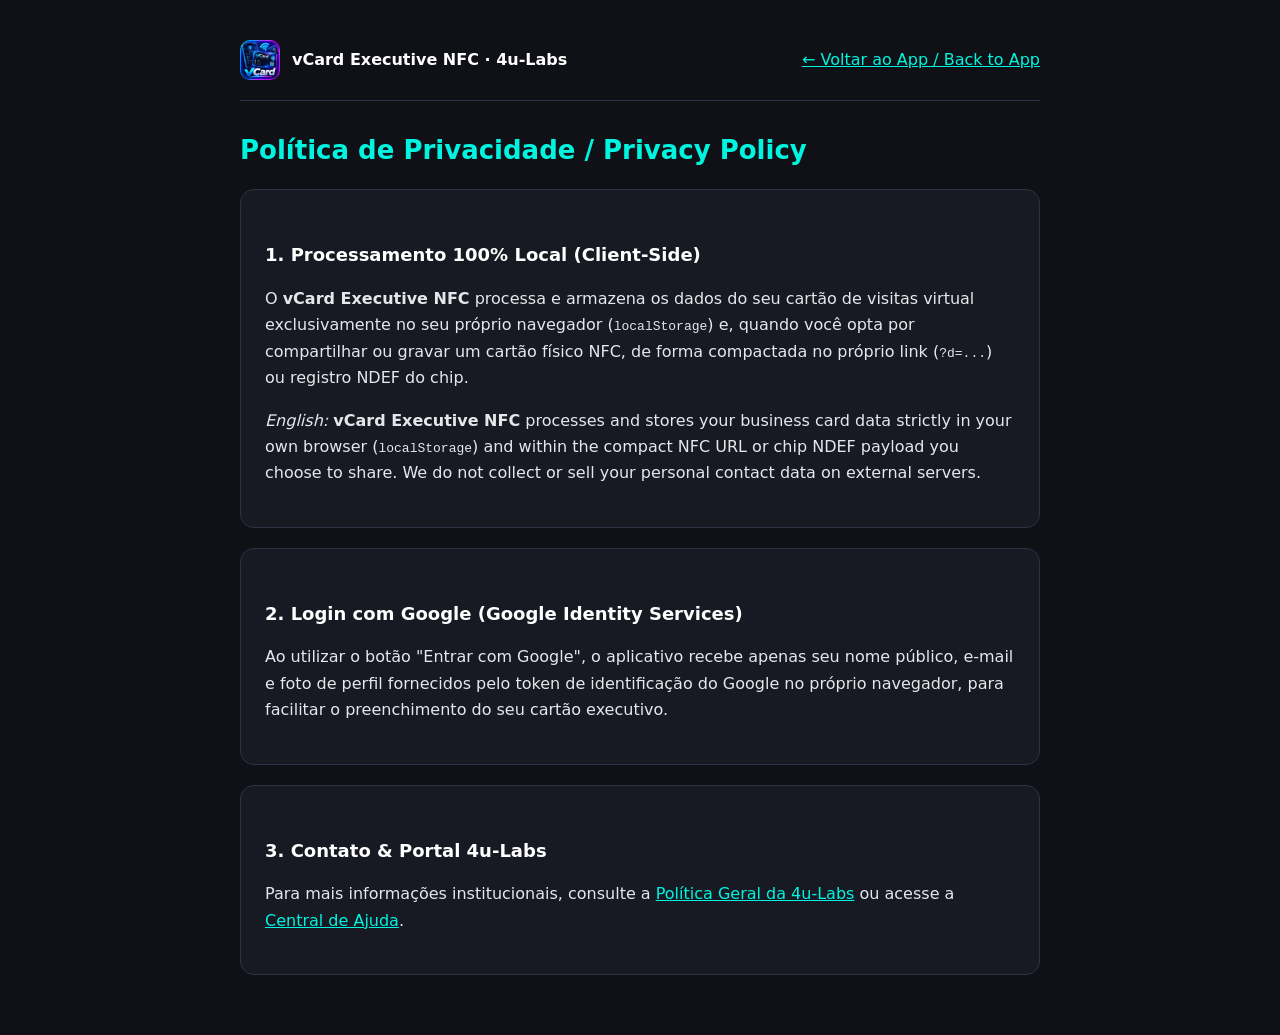
<file: privacy.html>
<!doctype html>
<html lang="pt-BR">
<head>
  <meta charset="utf-8">
  <meta name="viewport" content="width=device-width, initial-scale=1">
  <title>Política de Privacidade — vCard Executive NFC · 4u-Labs</title>
  <link rel="icon" type="image/png" href="favicon.png?v=3.2">
  <style>
    body { margin:0; font-family: system-ui, -apple-system, sans-serif; background:#0f1117; color:#e5e7eb; line-height:1.65; }
    main { max-width:800px; margin:0 auto; padding:40px 24px; }
    header { display:flex; align-items:center; justify-content:space-between; gap:12px; border-bottom:1px solid #2c3344; padding-bottom:20px; margin-bottom:28px; }
    .brand { display:flex; align-items:center; gap:12px; text-decoration:none; color:#fff; font-weight:700; }
    .brand img { width:40px; height:40px; border-radius:10px; }
    h1 { color:#00f5e1; font-size:26px; margin-top:0; }
    h2 { color:#fff; font-size:18px; margin-top:26px; }
    a { color:#00f5e1; }
    .card { background:#171a23; border:1px solid #2c3344; border-radius:14px; padding:24px; margin-bottom:20px; }
  </style>
</head>
<body>
  <main>
    <header>
      <a class="brand" href="index.html">
        <img src="icon-192.png?v=3.2" alt="vCard">
        <span>vCard Executive NFC · 4u-Labs</span>
      </a>
      <a href="index.html">← Voltar ao App / Back to App</a>
    </header>
    <h1>Política de Privacidade / Privacy Policy</h1>
    <div class="card">
      <h2>1. Processamento 100% Local (Client-Side)</h2>
      <p>O <strong>vCard Executive NFC</strong> processa e armazena os dados do seu cartão de visitas virtual exclusivamente no seu próprio navegador (<code>localStorage</code>) e, quando você opta por compartilhar ou gravar um cartão físico NFC, de forma compactada no próprio link (<code>?d=...</code>) ou registro NDEF do chip.</p>
      <p><em>English:</em> <strong>vCard Executive NFC</strong> processes and stores your business card data strictly in your own browser (<code>localStorage</code>) and within the compact NFC URL or chip NDEF payload you choose to share. We do not collect or sell your personal contact data on external servers.</p>
    </div>
    <div class="card">
      <h2>2. Login com Google (Google Identity Services)</h2>
      <p>Ao utilizar o botão "Entrar com Google", o aplicativo recebe apenas seu nome público, e-mail e foto de perfil fornecidos pelo token de identificação do Google no próprio navegador, para facilitar o preenchimento do seu cartão executivo.</p>
    </div>
    <div class="card">
      <h2>3. Contato & Portal 4u-Labs</h2>
      <p>Para mais informações institucionais, consulte a <a href="https://4u.ia.br/politica.html" target="_blank" rel="noopener">Política Geral da 4u-Labs</a> ou acesse a <a href="https://4u.ia.br/suporte.html" target="_blank" rel="noopener">Central de Ajuda</a>.</p>
    </div>
  </main>
</body>
</html>
</file>
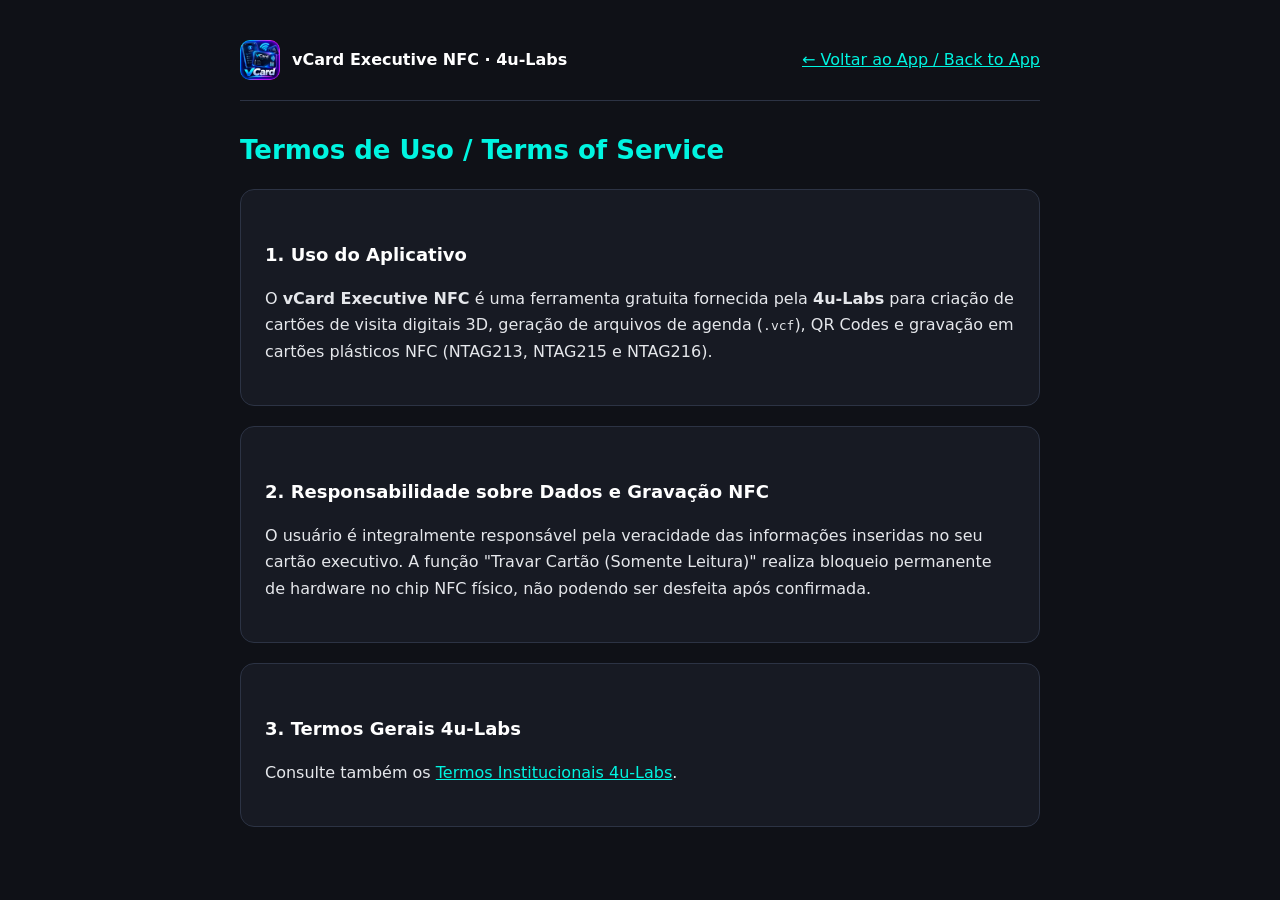
<file: terms.html>
<!doctype html>
<html lang="pt-BR">
<head>
  <meta charset="utf-8">
  <meta name="viewport" content="width=device-width, initial-scale=1">
  <title>Termos de Uso — vCard Executive NFC · 4u-Labs</title>
  <link rel="icon" type="image/png" href="favicon.png?v=3.2">
  <style>
    body { margin:0; font-family: system-ui, -apple-system, sans-serif; background:#0f1117; color:#e5e7eb; line-height:1.65; }
    main { max-width:800px; margin:0 auto; padding:40px 24px; }
    header { display:flex; align-items:center; justify-content:space-between; gap:12px; border-bottom:1px solid #2c3344; padding-bottom:20px; margin-bottom:28px; }
    .brand { display:flex; align-items:center; gap:12px; text-decoration:none; color:#fff; font-weight:700; }
    .brand img { width:40px; height:40px; border-radius:10px; }
    h1 { color:#00f5e1; font-size:26px; margin-top:0; }
    h2 { color:#fff; font-size:18px; margin-top:26px; }
    a { color:#00f5e1; }
    .card { background:#171a23; border:1px solid #2c3344; border-radius:14px; padding:24px; margin-bottom:20px; }
  </style>
</head>
<body>
  <main>
    <header>
      <a class="brand" href="index.html">
        <img src="icon-192.png?v=3.2" alt="vCard">
        <span>vCard Executive NFC · 4u-Labs</span>
      </a>
      <a href="index.html">← Voltar ao App / Back to App</a>
    </header>
    <h1>Termos de Uso / Terms of Service</h1>
    <div class="card">
      <h2>1. Uso do Aplicativo</h2>
      <p>O <strong>vCard Executive NFC</strong> é uma ferramenta gratuita fornecida pela <strong>4u-Labs</strong> para criação de cartões de visita digitais 3D, geração de arquivos de agenda (<code>.vcf</code>), QR Codes e gravação em cartões plásticos NFC (NTAG213, NTAG215 e NTAG216).</p>
    </div>
    <div class="card">
      <h2>2. Responsabilidade sobre Dados e Gravação NFC</h2>
      <p>O usuário é integralmente responsável pela veracidade das informações inseridas no seu cartão executivo. A função "Travar Cartão (Somente Leitura)" realiza bloqueio permanente de hardware no chip NFC físico, não podendo ser desfeita após confirmada.</p>
    </div>
    <div class="card">
      <h2>3. Termos Gerais 4u-Labs</h2>
      <p>Consulte também os <a href="https://4u.ia.br/termos.html" target="_blank" rel="noopener">Termos Institucionais 4u-Labs</a>.</p>
    </div>
  </main>
</body>
</html>
</file>
<file: styles.css>
:root {
  color-scheme: dark;
  --bg: #0f1117;
  --panel: #171a23;
  --panel-2: #1f2430;
  --border: #2c3344;
  --text: #f3f5f8;
  --muted: #94a0b8;
  --ui-accent: #00f5e1;

  /* Dynamic Card Theme Variables (Default = Reference Image Cyan & Charcoal) */
  --card-accent: #00f5e1;
  --card-dark: #242424;
  --card-box: #3b3b3b;
  --card-accent-text: #161616;
}

* {
  box-sizing: border-box;
  -webkit-tap-highlight-color: transparent;
}

body {
  margin: 0;
  min-height: 100dvh;
  background: radial-gradient(circle at 20% 10%, #1b2234 0%, #0d0f14 65%);
  color: var(--text);
  font-family: 'Inter', system-ui, -apple-system, sans-serif;
  display: flex;
  flex-direction: column;
  overflow-x: hidden;
}

[hidden] {
  display: none !important;
}

/* ================= TOP HEADER ================= */
.app-header {
  display: flex;
  align-items: center;
  justify-content: space-between;
  gap: 16px;
  padding: 14px 24px;
  background: rgba(18, 21, 29, 0.85);
  backdrop-filter: blur(12px);
  border-bottom: 1px solid var(--border);
  position: sticky;
  top: 0;
  z-index: 50;
}

.brand {
  display: flex;
  align-items: center;
  gap: 12px;
}

.brand-badge {
  width: 40px;
  height: 40px;
  border-radius: 11px;
  background: linear-gradient(135deg, var(--ui-accent), #00a896);
  color: #111;
  display: grid;
  place-items: center;
  box-shadow: 0 6px 20px rgba(0, 245, 225, 0.25);
}

.brand strong {
  display: block;
  font-size: 17px;
  letter-spacing: -0.4px;
}

.brand strong span {
  color: var(--ui-accent);
  font-size: 11px;
  letter-spacing: 1.5px;
  margin-left: 4px;
}

.brand small {
  display: block;
  font-size: 10px;
  color: var(--muted);
  letter-spacing: 1.2px;
}

.header-actions {
  display: flex;
  align-items: center;
  gap: 10px;
  flex-wrap: wrap;
}

button, a {
  font: inherit;
  cursor: pointer;
}

.btn-google,
.btn-action,
.btn-primary,
.btn-small {
  display: inline-flex;
  align-items: center;
  justify-content: center;
  gap: 8px;
  border-radius: 9px;
  padding: 9px 14px;
  font-size: 12.5px;
  font-weight: 600;
  border: 1px solid var(--border);
  background: var(--panel-2);
  color: var(--text);
  transition: all 0.18s ease;
  text-decoration: none;
}

.btn-google:hover,
.btn-action:hover,
.btn-small:hover {
  border-color: #4c5874;
  background: #282f40;
}

.btn-google.connected {
  border-color: rgba(52, 168, 83, 0.6);
  background: rgba(52, 168, 83, 0.12);
}

.btn-primary {
  background: var(--ui-accent);
  color: #0b0f14;
  border-color: var(--ui-accent);
  font-weight: 700;
  box-shadow: 0 6px 22px rgba(0, 245, 225, 0.22);
}

.btn-primary:hover {
  filter: brightness(1.08);
  transform: translateY(-1px);
}

.btn-small {
  padding: 6px 11px;
  font-size: 11px;
  border-radius: 7px;
}

.btn-small.accent {
  background: var(--ui-accent);
  color: #0b0f14;
  border-color: var(--ui-accent);
  font-weight: 700;
}

/* NFC Visitor Top Bar */
.nfc-visitor-bar {
  display: flex;
  align-items: center;
  justify-content: center;
  gap: 10px;
  padding: 9px 16px;
  background: #141923;
  border-bottom: 1px solid var(--border);
  font-size: 12px;
  color: var(--muted);
}

.nfc-pulse-dot {
  width: 8px;
  height: 8px;
  border-radius: 50%;
  background: var(--ui-accent);
  box-shadow: 0 0 10px var(--ui-accent);
}

.nfc-visitor-bar button {
  background: transparent;
  border: 0;
  color: var(--ui-accent);
  font-weight: 700;
  font-size: 12px;
  padding: 2px 6px;
}

/* ================= MAIN WORKSPACE ================= */
.workspace {
  flex: 1;
  max-width: 1260px;
  width: 100%;
  margin: 0 auto;
  padding: 24px;
  display: grid;
  grid-template-columns: minmax(340px, 460px) minmax(360px, 1fr);
  gap: 36px;
  align-items: start;
}

/* Visitor / Client Preview Mode hides the editor and centers ONLY the card + dock */
body.client-mode .editor-panel,
body.pure-nfc-mode .editor-panel {
  display: none !important;
}

body.pure-nfc-mode .app-header,
body.pure-nfc-mode .nfc-visitor-bar,
body.pure-nfc-mode .stage-top-controls,
body.pure-nfc-mode .app-footer,
body.client-mode .stage-top-controls {
  display: none !important;
}

body.client-mode .workspace,
body.pure-nfc-mode .workspace {
  grid-template-columns: 1fr;
  max-width: 420px;
  padding: 14px 12px 24px;
  min-height: 100dvh;
  display: flex;
  flex-direction: column;
  justify-content: center;
}

/* ================= 3D VERTICAL CARD STAGE ================= */
.card-stage-section {
  display: flex;
  flex-direction: column;
  align-items: center;
  gap: 14px;
  position: sticky;
  top: 84px;
  width: 100%;
}

.stage-top-controls {
  display: flex;
  flex-direction: column;
  align-items: center;
  gap: 8px;
  width: 100%;
}

.face-tabs {
  display: inline-flex;
  background: #151922;
  border: 1px solid var(--border);
  border-radius: 99px;
  padding: 4px;
  gap: 4px;
}

.face-tab {
  border: 0;
  background: transparent;
  color: var(--muted);
  font-size: 12px;
  font-weight: 600;
  padding: 7px 18px;
  border-radius: 99px;
  transition: all 0.2s;
}

.face-tab.active {
  background: var(--ui-accent);
  color: #0b0f14;
  font-weight: 700;
  box-shadow: 0 3px 12px rgba(0, 0, 0, 0.35);
}

.swipe-hint {
  font-size: 11.5px;
  color: var(--muted);
  letter-spacing: 0.2px;
}

/* 3D Scene & Flip Container */
.card-scene {
  width: min(340px, calc(100vw - 24px));
  height: 588px;
  perspective: 1400px;
  user-select: none;
  touch-action: pan-y;
  cursor: grab;
  position: relative;
}

.card-scene:active {
  cursor: grabbing;
}

.card-3d {
  width: 100%;
  height: 100%;
  position: relative;
  transform-style: preserve-3d;
  transition: transform 0.65s cubic-bezier(0.22, 1, 0.36, 1);
}

.card-3d.dragging {
  transition: none;
}

.card-face {
  position: absolute;
  inset: 0;
  width: 100%;
  height: 100%;
  border-radius: 16px;
  backface-visibility: hidden;
  -webkit-backface-visibility: hidden;
  overflow: hidden;
  background: var(--card-dark);
  box-shadow:
    0 30px 70px rgba(0, 0, 0, 0.65),
    0 0 0 1px rgba(255, 255, 255, 0.08) inset;
  font-family: 'Montserrat', sans-serif;
  display: flex;
  flex-direction: column;
}

.card-back {
  transform: rotateY(180deg);
}

/* Dynamic Specular Glare */
.card-glare {
  position: absolute;
  inset: 0;
  pointer-events: none;
  z-index: 10;
  background: radial-gradient(circle at 50% 30%, rgba(255, 255, 255, 0.14), transparent 60%);
  opacity: 0.55;
  mix-blend-mode: overlay;
}

/* ================= FRONT FACE GEOMETRY (Exact Match to Left Card in Image) ================= */
.front-top-bar {
  width: 100%;
  height: 18px;
  background: var(--card-accent);
  flex-shrink: 0;
}

.front-top-tongue {
  width: 77%;
  height: 62px;
  margin: 0 auto;
  background: var(--card-accent);
  border-radius: 0 0 42px 42px;
  display: flex;
  align-items: center;
  justify-content: flex-end;
  padding: 0 22px 6px;
  color: var(--card-accent-text);
  flex-shrink: 0;
}

.nfc-chip-waves {
  opacity: 0.45;
}

.front-center-content {
  flex: 1;
  display: flex;
  flex-direction: column;
  align-items: center;
  justify-content: center;
  padding: 0 24px 18px;
  text-align: center;
}

.brand-logo-wrap {
  width: 112px;
  height: 112px;
  display: grid;
  place-items: center;
  margin-bottom: 18px;
  color: #ffffff;
}

.brand-logo-wrap svg {
  width: 100%;
  height: 100%;
  display: block;
}

.brand-logo-wrap img {
  width: 104px;
  height: 104px;
  object-fit: contain;
  border-radius: 20px;
}

.monogram-circle {
  width: 98px;
  height: 98px;
  border-radius: 50%;
  border: 4px solid currentColor;
  display: grid;
  place-items: center;
  font-size: 36px;
  font-weight: 800;
  letter-spacing: 1px;
}

.front-company-name {
  margin: 0;
  font-size: 23px;
  font-weight: 500;
  letter-spacing: 0.6px;
  color: #ffffff;
  text-transform: uppercase;
  line-height: 1.2;
  word-break: break-word;
}

.front-tagline {
  margin: 6px 0 0;
  font-size: 9px;
  font-weight: 500;
  letter-spacing: 0.7px;
  color: #d8d8d8;
  text-transform: uppercase;
}

.card-flip-badge {
  margin: 0 auto 14px;
  padding: 5px 14px;
  border-radius: 99px;
  background: rgba(255, 255, 255, 0.06);
  border: 1px solid rgba(255, 255, 255, 0.12);
  color: rgba(255, 255, 255, 0.65);
  font-size: 9.5px;
  font-weight: 600;
  letter-spacing: 0.4px;
  cursor: pointer;
  transition: background 0.2s, color 0.2s;
}

.card-flip-badge:hover {
  background: rgba(255, 255, 255, 0.14);
  color: #fff;
}

.front-bottom-tongue {
  width: 80%;
  height: 48px;
  margin: 0 auto;
  background: var(--card-accent);
  border-radius: 42px 42px 0 0;
  display: grid;
  place-items: center;
  padding: 4px 18px 0;
  flex-shrink: 0;
}

.front-website-link {
  color: var(--card-accent-text);
  font-size: 10.5px;
  font-weight: 600;
  letter-spacing: 0.4px;
  text-transform: uppercase;
  text-decoration: none;
  max-width: 100%;
  overflow: hidden;
  text-overflow: ellipsis;
  white-space: nowrap;
}

/* ================= BACK FACE GEOMETRY (Exact Match to Right Card in Image) ================= */
.back-top-header {
  position: relative;
  width: 100%;
  flex-shrink: 0;
}

.back-header-inner {
  background: var(--card-accent);
  color: var(--card-accent-text);
  padding: 24px 20px 6px;
  display: flex;
  flex-direction: column;
  align-items: center;
  text-align: center;
}

.back-logo-wrap {
  width: 68px;
  height: 68px;
  margin-bottom: 8px;
  color: var(--card-accent-text);
}

.back-logo-wrap img {
  width: 64px;
  height: 64px;
  border-radius: 14px;
}

.back-logo-wrap .monogram-circle {
  width: 62px;
  height: 62px;
  font-size: 22px;
  border-width: 3px;
}

.back-company-name {
  margin: 0;
  font-size: 16.5px;
  font-weight: 600;
  letter-spacing: 0.4px;
  text-transform: uppercase;
  color: var(--card-accent-text);
  line-height: 1.15;
}

.back-tagline {
  margin: 3px 0 0;
  font-size: 7.5px;
  font-weight: 600;
  letter-spacing: 0.5px;
  text-transform: uppercase;
  color: var(--card-accent-text);
  opacity: 0.88;
}

.back-top-tongue {
  width: 77%;
  height: 32px;
  margin: 0 auto;
  background: var(--card-accent);
  border-radius: 0 0 34px 34px;
}

.back-person-block {
  text-align: center;
  padding: 14px 20px 8px;
  flex-shrink: 0;
}

.back-person-name {
  margin: 0;
  font-size: 22px;
  font-weight: 500;
  letter-spacing: 0.6px;
  color: #ffffff;
  text-transform: uppercase;
  line-height: 1.15;
}

.back-person-role {
  margin: 4px 0 0;
  font-size: 10.5px;
  font-weight: 500;
  letter-spacing: 0.8px;
  color: #e2e2e2;
  text-transform: uppercase;
}

/* Rounded Dark-Grey Contact Box with 4 White Circle Icons */
.back-contact-box {
  flex: 1;
  background: var(--card-box);
  border-radius: 28px;
  margin: 8px 20px 22px;
  padding: 15px 16px;
  display: flex;
  flex-direction: column;
  justify-content: space-around;
  gap: 8px;
  box-shadow: 0 8px 24px rgba(0, 0, 0, 0.22) inset;
}

.contact-row {
  display: flex;
  align-items: center;
  gap: 13px;
  text-decoration: none;
  color: #ffffff;
  padding: 3px 4px;
  border-radius: 12px;
  transition: transform 0.15s ease, background 0.15s ease;
}

.contact-row:hover {
  background: rgba(255, 255, 255, 0.07);
  transform: translateX(3px);
}

.contact-icon-circle {
  width: 44px;
  height: 44px;
  min-width: 44px;
  border-radius: 50%;
  border: 2.4px solid #ffffff;
  box-shadow: 0 0 0 2px rgba(255, 255, 255, 0.15) inset;
  display: grid;
  place-items: center;
  color: #ffffff;
  transition: border-color 0.2s, color 0.2s, transform 0.2s;
}

.contact-row:hover .contact-icon-circle {
  border-color: var(--card-accent);
  color: var(--card-accent);
  transform: scale(1.05);
}

.contact-text {
  font-size: 9.8px;
  font-weight: 500;
  letter-spacing: 0.3px;
  line-height: 1.35;
  color: #ffffff;
  text-transform: uppercase;
  word-break: break-word;
}

/* ================= QUICK ACTION DOCK BELOW CARD ================= */
.card-quick-dock {
  display: flex;
  flex-direction: column;
  gap: 8px;
  width: min(340px, calc(100vw - 24px));
}

.dock-row-main {
  display: grid;
  grid-template-columns: repeat(3, minmax(0, 1fr));
  gap: 7px;
  width: 100%;
}

.dock-row-extra {
  display: grid;
  grid-template-columns: repeat(2, minmax(0, 1fr));
  gap: 7px;
  width: 100%;
}

.dock-btn {
  display: inline-flex;
  align-items: center;
  justify-content: center;
  gap: 5px;
  padding: 10px 6px;
  border-radius: 11px;
  background: var(--panel);
  border: 1px solid var(--border);
  color: var(--text);
  font-size: 11.5px;
  font-weight: 600;
  text-decoration: none;
  white-space: nowrap;
  overflow: hidden;
  text-overflow: ellipsis;
  transition: all 0.18s;
}

.dock-btn:hover {
  border-color: #4f5d7a;
  transform: translateY(-1px);
}

.dock-btn.primary {
  background: var(--ui-accent);
  color: #0b0f14;
  border-color: var(--ui-accent);
  font-weight: 700;
}

.dock-btn.whatsapp {
  background: rgba(37, 211, 102, 0.14);
  border-color: rgba(37, 211, 102, 0.4);
  color: #4ade80;
}

.dock-btn.flip-outline,
#btn-flip-card {
  background: rgba(255, 255, 255, 0.09);
  border: 1.5px solid rgba(255, 255, 255, 0.42);
  color: #ffffff;
  font-weight: 700;
  box-shadow: 0 2px 8px rgba(0, 0, 0, 0.35);
}

.dock-btn.flip-outline:hover,
.dock-btn.flip-outline:active,
#btn-flip-card:hover,
#btn-flip-card:active {
  background: rgba(255, 255, 255, 0.18);
  border-color: #ffffff;
  box-shadow: 0 0 10px rgba(255, 255, 255, 0.3);
  transform: translateY(-1px);
}

.dock-btn.share-outline {
  background: rgba(255, 255, 255, 0.06);
  border-color: rgba(255, 255, 255, 0.22);
  color: #f8fafc;
}

.dock-btn.create-cta {
  background: linear-gradient(135deg, rgba(0, 245, 225, 0.18), rgba(59, 130, 246, 0.18));
  border-color: var(--ui-accent);
  color: var(--ui-accent);
  font-weight: 700;
}

.share-direct-grid {
  display: flex;
  flex-direction: column;
  gap: 8px;
}

/* ================= RIGHT PANEL: EXECUTIVE EDITOR ================= */
.editor-panel {
  width: 100%;
}

.editor-card {
  background: var(--panel);
  border: 1px solid var(--border);
  border-radius: 16px;
  padding: 24px;
  box-shadow: 0 20px 50px rgba(0, 0, 0, 0.35);
}

.editor-header {
  display: flex;
  align-items: flex-start;
  justify-content: space-between;
  gap: 12px;
  margin-bottom: 18px;
}

.eyebrow {
  display: block;
  font-size: 10px;
  font-weight: 700;
  letter-spacing: 1.8px;
  color: var(--ui-accent);
  margin-bottom: 4px;
}

.editor-header h2 {
  margin: 0;
  font-size: 20px;
  letter-spacing: -0.4px;
}

/* Gmail Quick Sync Banner */
.gmail-sync-banner {
  display: flex;
  align-items: center;
  gap: 14px;
  padding: 14px 16px;
  border-radius: 12px;
  background: linear-gradient(135deg, rgba(66, 133, 244, 0.14), rgba(0, 245, 225, 0.08));
  border: 1px solid rgba(66, 133, 244, 0.35);
  margin-bottom: 22px;
}

.gmail-avatar {
  width: 42px;
  height: 42px;
  border-radius: 50%;
  background: #4285F4;
  color: #fff;
  font-weight: 800;
  font-size: 18px;
  display: grid;
  place-items: center;
  flex-shrink: 0;
}

.gmail-info {
  flex: 1;
  min-width: 0;
}

.gmail-info strong {
  display: block;
  font-size: 13px;
  margin-bottom: 2px;
}

.gmail-info span {
  display: block;
  font-size: 11.5px;
  color: var(--muted);
}

/* Form Sections */
.form-section {
  border-top: 1px solid var(--border);
  padding-top: 18px;
  margin-top: 18px;
}

.section-label {
  display: block;
  font-size: 12px;
  font-weight: 700;
  color: #dbe2f0;
  margin-bottom: 12px;
}

/* Executive Color Palettes */
.palette-grid {
  display: grid;
  grid-template-columns: repeat(6, 1fr);
  gap: 8px;
}

.palette-swatch {
  display: flex;
  flex-direction: column;
  align-items: center;
  gap: 6px;
  padding: 8px 4px;
  border-radius: 10px;
  background: var(--panel-2);
  border: 1px solid var(--border);
  color: var(--muted);
  font-size: 10px;
  transition: all 0.15s;
}

.palette-swatch span {
  width: 26px;
  height: 26px;
  border-radius: 50%;
  border: 2px solid rgba(255, 255, 255, 0.25);
}

.palette-swatch.active {
  border-color: var(--ui-accent);
  color: var(--text);
  background: #262d3d;
  box-shadow: 0 0 0 1px var(--ui-accent) inset;
}

.custom-color-row {
  display: flex;
  gap: 18px;
  margin-top: 12px;
  font-size: 11.5px;
  color: var(--muted);
}

.custom-color-row label {
  display: inline-flex;
  align-items: center;
  gap: 8px;
}

.custom-color-row input[type="color"] {
  width: 32px;
  height: 26px;
  border: 1px solid var(--border);
  border-radius: 6px;
  background: var(--panel-2);
  padding: 2px;
  cursor: pointer;
}

/* Emblem / Logo Selector */
.logo-selector-row {
  display: flex;
  flex-direction: column;
  gap: 10px;
}

.emblem-presets {
  display: flex;
  flex-wrap: wrap;
  gap: 7px;
}

.emblem-btn {
  padding: 7px 12px;
  border-radius: 8px;
  border: 1px solid var(--border);
  background: var(--panel-2);
  color: var(--muted);
  font-size: 11.5px;
  font-weight: 600;
}

.emblem-btn.active {
  border-color: var(--ui-accent);
  color: var(--ui-accent);
  background: rgba(0, 245, 225, 0.08);
}

.upload-logo-btn {
  display: inline-flex;
  align-items: center;
  justify-content: center;
  gap: 8px;
  padding: 9px 14px;
  border-radius: 8px;
  border: 1px dashed #4f5d78;
  background: rgba(255, 255, 255, 0.03);
  color: var(--text);
  font-size: 12px;
  font-weight: 600;
  cursor: pointer;
  width: fit-content;
}

.upload-logo-btn:hover {
  border-color: var(--ui-accent);
}

/* Form Fields */
.field-grid {
  display: grid;
  grid-template-columns: 1fr 1fr;
  gap: 12px;
}

.field {
  display: flex;
  flex-direction: column;
  gap: 5px;
}

.field.full {
  grid-column: 1 / -1;
}

.field span {
  font-size: 11px;
  color: var(--muted);
  font-weight: 500;
}

.field input,
.field textarea {
  width: 100%;
  padding: 10px 12px;
  border-radius: 8px;
  border: 1px solid var(--border);
  background: #11141c;
  color: var(--text);
  font-size: 12.5px;
  outline: none;
  transition: border-color 0.15s;
}

.field input:focus,
.field textarea:focus {
  border-color: var(--ui-accent);
}

/* ================= MODALS ================= */
.modal {
  background: var(--panel);
  color: var(--text);
  border: 1px solid #3c465c;
  border-radius: 16px;
  width: min(460px, calc(100vw - 24px));
  padding: 0;
  box-shadow: 0 30px 90px rgba(0, 0, 0, 0.75);
}

.modal::backdrop {
  background: rgba(7, 9, 14, 0.78);
  backdrop-filter: blur(5px);
}

.modal-header {
  display: flex;
  align-items: center;
  justify-content: space-between;
  padding: 16px 20px;
  border-bottom: 1px solid var(--border);
}

.modal-header h3 {
  margin: 0;
  font-size: 16px;
}

.modal-close {
  border: 0;
  background: transparent;
  color: var(--muted);
  font-size: 22px;
  line-height: 1;
}

.modal-body {
  padding: 20px;
  display: flex;
  flex-direction: column;
  gap: 14px;
}

.modal-desc {
  margin: 0;
  font-size: 12.5px;
  color: var(--muted);
  line-height: 1.55;
}

#form-gmail-login {
  display: flex;
  flex-direction: column;
  gap: 12px;
}

.full-btn {
  width: 100%;
  padding: 11px;
  margin-top: 4px;
}

.qr-preview-box {
  display: flex;
  flex-direction: column;
  align-items: center;
  gap: 8px;
  padding: 16px;
  background: #11141c;
  border: 1px solid var(--border);
  border-radius: 12px;
}

.qr-preview-box canvas {
  background: #fff;
  padding: 8px;
  border-radius: 10px;
}

.qr-preview-box small {
  font-size: 11px;
  color: var(--muted);
}

.copy-input-row {
  display: flex;
  gap: 8px;
}

.copy-input-row input {
  flex: 1;
}

.nfc-writer-card {
  background: rgba(0, 245, 225, 0.06);
  border: 1px solid rgba(0, 245, 225, 0.25);
  border-radius: 12px;
  padding: 14px;
  display: flex;
  flex-direction: column;
  gap: 10px;
}

.nfc-writer-card strong {
  display: block;
  font-size: 13px;
  margin-bottom: 4px;
}

.nfc-writer-card p {
  margin: 0;
  font-size: 11.5px;
  color: var(--muted);
  line-height: 1.5;
}

.nfc-status {
  display: block;
  font-size: 12px;
  color: var(--ui-accent);
  font-weight: 600;
  text-align: center;
}

/* Toast Notification */
.toast {
  position: fixed;
  bottom: 24px;
  left: 50%;
  transform: translateX(-50%);
  background: #232a3b;
  border: 1px solid var(--ui-accent);
  color: #fff;
  padding: 11px 20px;
  border-radius: 99px;
  font-size: 12.5px;
  font-weight: 600;
  box-shadow: 0 12px 35px rgba(0, 0, 0, 0.6);
  z-index: 200;
}

/* Responsive Mobile Layout */
@media (max-width: 900px) {
  .workspace {
    grid-template-columns: 1fr;
    padding: 16px 12px 32px;
  }
  .card-stage-section {
    position: static;
  }
  .palette-grid {
    grid-template-columns: repeat(3, 1fr);
  }
  .field-grid {
    grid-template-columns: 1fr;
  }
  .app-header {
    padding: 12px 14px;
  }
}

/* ================= NFC HARDWARE STUDIO EXTENSIONS ================= */
.modal-wide {
  width: min(540px, calc(100vw - 20px));
}

.nfc-inline-banner {
  display: flex;
  align-items: center;
  justify-content: space-between;
  gap: 14px;
  padding: 14px 16px;
  border-radius: 12px;
  background: linear-gradient(135deg, rgba(0, 245, 225, 0.1), rgba(16, 185, 129, 0.06));
  border: 1px solid rgba(0, 245, 225, 0.3);
  flex-wrap: wrap;
}

.nfc-inline-info {
  flex: 1;
  min-width: 200px;
}

.nfc-inline-info strong {
  display: block;
  font-size: 13px;
  margin-bottom: 3px;
}

.nfc-inline-info span {
  display: block;
  font-size: 11.5px;
  color: var(--muted);
}

.nfc-studio-tabs {
  display: flex;
  gap: 6px;
  background: #11141c;
  padding: 5px;
  border-radius: 11px;
  border: 1px solid var(--border);
}

.nfc-tab {
  flex: 1;
  border: 0;
  background: transparent;
  color: var(--muted);
  font-size: 12px;
  font-weight: 600;
  padding: 9px 8px;
  border-radius: 8px;
  transition: all 0.18s;
}

.nfc-tab.active {
  background: var(--ui-accent);
  color: #0b0f14;
  font-weight: 700;
}

.nfc-tab-pane {
  display: flex;
  flex-direction: column;
  gap: 14px;
}

/* Executive NFC Mode Selection Cards */
.nfc-mode-cards {
  display: flex;
  flex-direction: column;
  gap: 8px;
  width: 100%;
}

.nfc-mode-card {
  display: flex;
  align-items: center;
  gap: 11px;
  width: 100%;
  padding: 10px 12px;
  border-radius: 11px;
  background: rgba(255, 255, 255, 0.03);
  border: 1px solid rgba(255, 255, 255, 0.12);
  color: var(--text);
  text-align: left;
  cursor: pointer;
  transition: all 0.18s ease;
  outline: none;
}

.nfc-mode-card:hover {
  background: rgba(255, 255, 255, 0.07);
  border-color: rgba(255, 255, 255, 0.25);
  transform: translateY(-1px);
}

.nfc-mode-card.active {
  background: rgba(0, 245, 225, 0.08);
  border: 1.5px solid var(--ui-accent);
  box-shadow: 0 0 14px rgba(0, 245, 225, 0.16);
}

.mode-card-icon {
  font-size: 20px;
  line-height: 1;
  flex-shrink: 0;
}

.mode-card-body {
  flex: 1;
  min-width: 0;
  display: flex;
  flex-direction: column;
  gap: 2px;
}

.mode-card-title {
  display: flex;
  align-items: center;
  gap: 6px;
  font-size: 13px;
  font-weight: 600;
  color: #f8fafc;
}

.nfc-mode-card.active .mode-card-title {
  color: #ffffff;
}

.mode-card-badge {
  font-size: 9.5px;
  font-weight: 700;
  text-transform: uppercase;
  letter-spacing: 0.4px;
  padding: 2px 6px;
  border-radius: 999px;
  background: rgba(0, 245, 225, 0.18);
  color: var(--ui-accent);
  border: 1px solid rgba(0, 245, 225, 0.35);
}

.mode-card-desc {
  font-size: 11px;
  color: #94a3b8;
  line-height: 1.35;
}

.nfc-mode-card.active .mode-card-desc {
  color: #cbd5e1;
}

.mode-card-radio {
  width: 18px;
  height: 18px;
  border-radius: 50%;
  border: 2px solid rgba(255, 255, 255, 0.35);
  position: relative;
  flex-shrink: 0;
  transition: all 0.18s ease;
}

.nfc-mode-card.active .mode-card-radio {
  border-color: var(--ui-accent);
  background: var(--ui-accent);
  box-shadow: 0 0 8px rgba(0, 245, 225, 0.5);
}

.nfc-mode-card.active .mode-card-radio::after {
  content: '';
  position: absolute;
  top: 50%;
  left: 50%;
  transform: translate(-50%, -50%);
  width: 6px;
  height: 6px;
  border-radius: 50%;
  background: #0b0f14;
}

.nfc-select {
  width: 100%;
  padding: 10px 12px;
  border-radius: 8px;
  border: 1px solid var(--border);
  background: #11141c;
  color: var(--text);
  font-size: 12.5px;
  outline: none;
}

/* Chip Capacity Meter */
.chip-meter-card {
  background: #11141c;
  border: 1px solid var(--border);
  border-radius: 11px;
  padding: 12px 14px;
  display: flex;
  flex-direction: column;
  gap: 8px;
}

.chip-meter-top {
  display: flex;
  align-items: center;
  justify-content: space-between;
  font-size: 11.5px;
  color: var(--muted);
  flex-wrap: wrap;
  gap: 6px;
}

.chip-meter-top strong {
  color: var(--text);
}

.chip-compat-badges {
  display: flex;
  gap: 5px;
}

.chip-badge {
  padding: 2px 7px;
  border-radius: 5px;
  font-size: 10px;
  font-weight: 700;
  background: rgba(16, 185, 129, 0.15);
  color: #34d399;
  border: 1px solid rgba(16, 185, 129, 0.35);
}

.chip-badge.off {
  background: rgba(244, 63, 94, 0.12);
  color: #fb7185;
  border-color: rgba(244, 63, 94, 0.3);
  text-decoration: line-through;
}

.chip-bar-track {
  width: 100%;
  height: 7px;
  background: #1f2433;
  border-radius: 99px;
  overflow: hidden;
}

.chip-bar-fill {
  height: 100%;
  width: 25%;
  background: linear-gradient(90deg, var(--card-accent), #10b981);
  border-radius: 99px;
  transition: width 0.25s ease, background 0.25s ease;
}

.chip-meter-card small {
  font-size: 11px;
  color: var(--muted);
}

/* Animated NFC Radar */
.nfc-radar-box {
  background: radial-gradient(circle at center, rgba(0, 245, 225, 0.14), #11141c 75%);
  border: 1px solid var(--ui-accent);
  border-radius: 14px;
  padding: 22px 16px;
  display: flex;
  flex-direction: column;
  align-items: center;
  text-align: center;
  gap: 10px;
}

.radar-rings {
  position: relative;
  width: 78px;
  height: 78px;
  display: grid;
  place-items: center;
  margin-bottom: 4px;
}

.radar-rings span {
  position: absolute;
  inset: 0;
  border-radius: 50%;
  border: 2px solid var(--ui-accent);
  opacity: 0;
  animation: radarPulse 2.1s infinite ease-out;
}

.radar-rings span:nth-child(2) {
  animation-delay: 0.7s;
}

.radar-rings span:nth-child(3) {
  animation-delay: 1.4s;
}

@keyframes radarPulse {
  0% { transform: scale(0.45); opacity: 0.85; }
  100% { transform: scale(1.35); opacity: 0; }
}

.radar-core {
  width: 44px;
  height: 44px;
  border-radius: 50%;
  background: var(--ui-accent);
  color: #0b0f14;
  font-size: 21px;
  display: grid;
  place-items: center;
  z-index: 2;
  box-shadow: 0 0 20px var(--ui-accent);
}

.nfc-action-buttons {
  display: flex;
  flex-direction: column;
  gap: 8px;
}

.danger-outline {
  border-color: rgba(244, 63, 94, 0.45);
  color: #fda4af;
}

.danger-outline:hover {
  background: rgba(244, 63, 94, 0.14);
  border-color: #f43f5e;
}

/* NFC Read Diagnostic Result */
.nfc-read-result {
  background: #11141c;
  border: 1px solid var(--border);
  border-radius: 12px;
  padding: 14px;
  display: flex;
  flex-direction: column;
  gap: 10px;
}

.read-meta-row {
  display: flex;
  justify-content: space-between;
  font-size: 11.5px;
  color: var(--muted);
  border-bottom: 1px solid var(--border);
  padding-bottom: 8px;
}

.read-meta-row strong {
  color: var(--ui-accent);
  font-family: monospace;
}

.read-records-list {
  display: flex;
  flex-direction: column;
  gap: 8px;
  max-height: 190px;
  overflow-y: auto;
}

.read-record-item {
  background: #191e2b;
  border: 1px solid #2b344a;
  border-radius: 8px;
  padding: 9px 11px;
  font-size: 11.5px;
}

.read-record-item small {
  display: block;
  color: var(--ui-accent);
  font-weight: 700;
  font-size: 10px;
  text-transform: uppercase;
  margin-bottom: 3px;
}

.read-record-item div {
  color: var(--text);
  word-break: break-all;
  font-family: monospace;
  font-size: 11px;
}

/* ================= 6 TEMPLATE GALLERY SELECTOR ================= */
.card-template-mount {
  position: relative;
  width: 100%;
  height: 100%;
  display: flex;
  flex-direction: column;
  overflow: hidden;
}

.template-grid {
  display: grid;
  grid-template-columns: repeat(3, 1fr);
  gap: 10px;
}

.template-card {
  display: flex;
  flex-direction: column;
  align-items: center;
  gap: 5px;
  padding: 10px 8px;
  border-radius: 11px;
  background: var(--panel-2);
  border: 1.5px solid var(--border);
  color: var(--text);
  text-align: center;
  transition: all 0.18s ease;
}

.template-card:hover {
  border-color: #52607c;
  transform: translateY(-2px);
}

.template-card.active {
  border-color: var(--ui-accent);
  background: #232a3a;
  box-shadow: 0 0 0 1px var(--ui-accent) inset;
}

.template-card strong {
  font-size: 11.5px;
  display: block;
}

.template-card small {
  font-size: 9.5px;
  color: var(--muted);
  display: block;
}

/* Mini Visual Thumbnails for Each Template */
.tpl-preview {
  width: 44px;
  height: 70px;
  border-radius: 5px;
  position: relative;
  overflow: hidden;
  border: 1px solid rgba(255, 255, 255, 0.18);
  margin-bottom: 3px;
}

.tpl-prev-1 { background: #242424; }
.tpl-prev-1 span { position: absolute; top: 0; left: 12%; right: 12%; height: 14px; background: #00f5e1; border-radius: 0 0 8px 8px; }
.tpl-prev-1 i { position: absolute; top: 26px; left: 14px; width: 14px; height: 14px; border: 2px solid #fff; border-radius: 50%; }
.tpl-prev-1 b { position: absolute; bottom: 0; left: 12%; right: 12%; height: 9px; background: #00f5e1; border-radius: 8px 8px 0 0; }

.tpl-prev-2 { background: #f3f4f6; }
.tpl-prev-2 span { position: absolute; top: 0; bottom: 0; left: 0; width: 11px; background: #2d2d2d; }
.tpl-prev-2 i { position: absolute; top: 28px; left: 8px; width: 8px; height: 8px; background: #2d2d2d; transform: rotate(45deg); }

.tpl-prev-3 { background: #252525; }
.tpl-prev-3 span { position: absolute; top: 0; left: 3px; width: 8px; height: 34px; background: #009ec2; clip-path: polygon(0 0, 100% 0, 100% 100%, 0 82%); }
.tpl-prev-3 b { position: absolute; bottom: 0; right: 3px; width: 8px; height: 34px; background: #009ec2; clip-path: polygon(0 18%, 100% 0, 100% 100%, 0 100%); }

.tpl-prev-4 { background: #2b2b2b; }
.tpl-prev-4 span { position: absolute; top: 21px; left: 0; right: 0; height: 24px; background: #444; }
.tpl-prev-4 i { position: absolute; top: 27px; left: 10px; width: 9px; height: 11px; background: #d32f2f; }

.tpl-prev-5 { background: #f5f6f8; }
.tpl-prev-5 span { position: absolute; top: 0; left: 5px; width: 8px; height: 28px; background: #f05438; }
.tpl-prev-5 i { position: absolute; top: 34px; left: 5px; right: 5px; height: 18px; background: #e2e4e8; border-left: 3px solid #f05438; }

.tpl-prev-6 { background: #2c2c2c; }
.tpl-prev-6 span { position: absolute; top: 0; left: 11px; width: 8px; height: 28px; background: #008bd0; }
.tpl-prev-6 b { position: absolute; top: 32px; left: 11px; width: 8px; height: 10px; background: #008bd0; }

/* ================= SHARED ELEMENTS FOR TEMPLATES 2 TO 6 ================= */
.tpl-light-surface {
  background: #f5f6f8;
  color: #2b2b2b;
  width: 100%;
  height: 100%;
  position: relative;
  display: flex;
  flex-direction: column;
}

.tpl-dark-surface {
  background: var(--card-dark);
  color: #ffffff;
  width: 100%;
  height: 100%;
  position: relative;
  display: flex;
  flex-direction: column;
}

.tpl-brand-row {
  display: flex;
  align-items: center;
  gap: 11px;
  text-align: left;
}

.tpl-brand-row .tpl-emblem {
  width: 44px;
  height: 44px;
  flex-shrink: 0;
  color: var(--card-accent);
  display: grid;
  place-items: center;
}

.tpl-brand-row .tpl-emblem svg,
.tpl-brand-col .tpl-emblem svg {
  width: 100%;
  height: 100%;
  display: block;
}

.tpl-brand-row .tpl-emblem img,
.tpl-brand-col .tpl-emblem img {
  width: 100%;
  height: 100%;
  object-fit: contain;
  border-radius: 8px;
}

.tpl-brand-row .monogram-circle,
.tpl-brand-col .monogram-circle {
  width: 42px;
  height: 42px;
  font-size: 16px;
  border-width: 2.5px;
}

.tpl-company-title {
  margin: 0;
  font-size: 20px;
  font-weight: 700;
  letter-spacing: 0.4px;
  text-transform: uppercase;
  line-height: 1.05;
}

.tpl-company-sub {
  margin: 3px 0 0;
  font-size: 8.5px;
  font-weight: 500;
  letter-spacing: 0.6px;
  text-transform: uppercase;
  opacity: 0.82;
}

.tpl-services-footer {
  font-size: 10px;
  font-weight: 600;
  letter-spacing: 0.8px;
  text-transform: uppercase;
  opacity: 0.9;
}

.tpl-name-block h3 {
  margin: 0;
  font-size: 19px;
  font-weight: 400;
  letter-spacing: 0.3px;
  text-transform: uppercase;
  color: #2b2b2b;
}

.tpl-name-block h3 strong {
  font-weight: 700;
}

.tpl-name-block p {
  margin: 3px 0 0;
  font-size: 9.5px;
  font-weight: 500;
  letter-spacing: 0.5px;
  text-transform: uppercase;
  color: #555;
}

.tpl-qr-mini {
  width: 72px;
  height: 72px;
  background: #ffffff;
  padding: 3px;
  border-radius: 4px;
  flex-shrink: 0;
}

.tpl-contact-link {
  display: flex;
  align-items: center;
  gap: 11px;
  text-decoration: none;
  color: inherit;
  font-size: 9.5px;
  line-height: 1.42;
  font-weight: 500;
  transition: transform 0.15s ease;
}

.tpl-contact-link:hover {
  transform: translateX(3px);
}

/* ================= MODEL 2: MONO SIDEBAR & DIAMONDS ================= */
.m2-sidebar {
  position: absolute;
  top: 0;
  bottom: 0;
  left: 0;
  width: 72px;
  background: var(--card-dark);
  z-index: 1;
}

.m2-sidebar-notch {
  position: absolute;
  top: 205px;
  left: 72px;
  width: 0;
  height: 0;
  border-top: 16px solid transparent;
  border-bottom: 16px solid transparent;
  border-left: 16px solid var(--card-dark);
  z-index: 2;
}

.m2-front-body {
  position: relative;
  z-index: 2;
  flex: 1;
  display: flex;
  flex-direction: column;
  justify-content: center;
  padding: 40px 26px 36px 92px;
}

.m2-front-footer {
  position: relative;
  z-index: 2;
  padding: 0 26px 46px 92px;
  text-align: right;
  color: #333;
}

.m2-back-body {
  position: relative;
  z-index: 2;
  flex: 1;
  display: flex;
  flex-direction: column;
  padding: 46px 24px 24px 94px;
}

.m2-contact-list {
  margin-top: 24px;
  display: flex;
  flex-direction: column;
  gap: 14px;
}

.m2-contact-item {
  position: relative;
  padding-bottom: 12px;
  border-bottom: 1.5px solid #444;
}

.m2-diamond-icon {
  position: absolute;
  left: -38px;
  top: 2px;
  width: 28px;
  height: 28px;
  background: #3d3d3d;
  transform: rotate(45deg);
  border-radius: 3px;
  display: grid;
  place-items: center;
  color: #ffffff;
  box-shadow: 0 3px 8px rgba(0, 0, 0, 0.25);
}

.m2-diamond-icon svg {
  transform: rotate(-45deg);
  width: 14px;
  height: 14px;
}

/* ================= MODEL 3: TEAL DIAGONAL STRIPES ================= */
.m3-front-left-bars {
  position: absolute;
  top: 0;
  left: 14px;
  width: 38px;
  height: 265px;
  display: flex;
  clip-path: polygon(0 0, 100% 0, 100% 100%, 0 88%);
}

.m3-front-left-bars i:first-child,
.m3-front-right-bars i:first-child,
.m3-back-bars i:first-child {
  flex: 1;
  background: var(--card-accent);
  filter: brightness(0.82);
}

.m3-front-left-bars i:last-child,
.m3-front-right-bars i:last-child,
.m3-back-bars i:last-child {
  flex: 1;
  background: var(--card-accent);
}

.m3-front-right-bars {
  position: absolute;
  bottom: 0;
  right: 14px;
  width: 38px;
  height: 265px;
  display: flex;
  clip-path: polygon(0 12%, 100% 0, 100% 100%, 0 100%);
}

.m3-back-bars {
  position: absolute;
  top: 0;
  bottom: 0;
  left: 0;
  width: 48px;
  display: flex;
}

.m3-back-slash {
  position: absolute;
  top: 248px;
  left: 0;
  width: 48px;
  height: 14px;
  background: #f5f6f8;
  transform: skewY(24deg);
  z-index: 2;
}

.m3-sq-icon {
  width: 28px;
  height: 28px;
  min-width: 28px;
  border-radius: 6px;
  background: var(--card-accent);
  color: #fff;
  display: grid;
  place-items: center;
}

.m3-sq-icon svg {
  width: 15px;
  height: 15px;
}

.m3-contact-row {
  display: flex;
  align-items: center;
  justify-content: space-between;
  gap: 8px;
}

.m3-dash {
  width: 16px;
  height: 2.5px;
  background: var(--card-accent);
  flex-shrink: 0;
}

/* ================= MODEL 4: CRIMSON CENTRAL BAND ================= */
.m4-front-band {
  margin: auto 0;
  height: 195px;
  background: var(--card-box);
  display: flex;
  align-items: center;
  justify-content: center;
  padding: 20px;
}

.m4-back-top-bar {
  position: absolute;
  top: 0;
  left: 0;
  width: 42px;
  height: 112px;
  background: var(--card-accent);
}

.m4-back-mid-band {
  position: relative;
  background: #424242;
  color: #ffffff;
  padding: 18px 20px 18px 60px;
  display: flex;
  flex-direction: column;
  gap: 9px;
  border-top: 4px solid #dedede;
}

.m4-back-mid-band::before {
  content: '';
  position: absolute;
  top: 0;
  bottom: 0;
  left: 0;
  width: 42px;
  background: var(--card-accent);
}

.m4-round-icon {
  width: 22px;
  height: 22px;
  min-width: 22px;
  border-radius: 50%;
  background: var(--card-accent);
  color: #ffffff;
  display: grid;
  place-items: center;
}

.m4-round-icon svg {
  width: 12px;
  height: 12px;
}

/* ================= MODEL 5: CORAL EXECUTIVE COLUMN ================= */
.m5-top-pillar {
  position: absolute;
  top: 0;
  left: 20px;
  width: 44px;
  height: 195px;
  background: var(--card-accent);
}

.m5-avatar-box {
  position: absolute;
  top: 195px;
  left: 20px;
  width: 44px;
  height: 44px;
  background: #e6dad6;
  color: #2b2b2b;
  display: grid;
  place-items: center;
}

.m5-bottom-pillar {
  position: absolute;
  bottom: 0;
  left: 20px;
  width: 44px;
  height: 98px;
  background: var(--card-accent);
}

.m5-card-strip {
  display: flex;
  align-items: center;
  background: #eceeef;
  border-radius: 3px;
  overflow: hidden;
  min-height: 46px;
}

.m5-strip-left {
  width: 44px;
  height: 46px;
  background: #d5dcde;
  border-right: 4px solid var(--card-accent);
  display: grid;
  place-items: center;
  flex-shrink: 0;
}

/* ================= MODEL 6: ROYAL BLUE TOP RIBBON ================= */
.m6-front-ribbon {
  width: 40px;
  height: 220px;
  background: var(--card-accent);
  margin-left: 72px;
  margin-bottom: 18px;
}

.m6-back-top-ribbon {
  width: 36px;
  height: 60px;
  background: var(--card-accent);
  margin-left: 34px;
  margin-bottom: 12px;
}

.m6-bottom-bar {
  height: 52px;
  flex: 1;
  background: var(--card-accent);
}

@media (max-width: 600px) {
  .template-grid {
    grid-template-columns: repeat(2, 1fr);
  }
}

/* ================= THUMBNAILS & STYLES FOR MODELS 7 TO 11 ================= */
.tpl-prev-7 { background: #f3f4f6; }
.tpl-prev-7 span { position: absolute; top: 0; left: 6px; right: 6px; height: 22px; background: #2c2c2c; clip-path: polygon(0 0, 100% 0, 100% 75%, 50% 100%, 0 75%); }
.tpl-prev-7 b { position: absolute; bottom: 0; left: 0; right: 0; height: 14px; background: #2c2c2c; }

.tpl-prev-8 { background: #111113; }
.tpl-prev-8 i { position: absolute; top: 18px; left: 14px; width: 14px; height: 14px; border: 2px solid #e5c168; }
.tpl-prev-8 span { position: absolute; bottom: 6px; left: 0; right: 0; height: 7px; border-top: 2px solid #e5c168; border-bottom: 2px solid #e5c168; }

.tpl-prev-9 { background: #111113; }
.tpl-prev-9 span { position: absolute; top: 5px; left: 0; right: 0; height: 5px; border-top: 1.5px solid #e5c168; border-bottom: 1.5px solid #e5c168; }
.tpl-prev-9 b { position: absolute; top: 0; bottom: 0; right: 6px; width: 5px; border-left: 1.5px solid #e5c168; border-right: 1.5px solid #e5c168; }
.tpl-prev-9 i { position: absolute; top: 26px; left: 12px; width: 12px; height: 12px; border: 1.5px solid #e5c168; }

.tpl-prev-10 { background: #111113; display: grid; place-items: center; }
.tpl-prev-10 i { font-family: 'Great Vibes', cursive; color: #e5c168; font-size: 18px; font-style: normal; margin-bottom: 10px; }
.tpl-prev-10 span { position: absolute; bottom: -4px; left: 6px; right: 6px; height: 18px; border: 1.5px solid #e5c168; border-radius: 50% 50% 0 0; }

.tpl-prev-11 { background: #333333; padding: 4px; display: flex; flex-direction: column; gap: 3px; }
.tpl-prev-11 span { flex: 1.4; background: #f2f3f5; display: block; }
.tpl-prev-11 b { flex: 1; background: #00b4d8; display: block; }

/* MODEL 7: Pentagon Shield Banner & Bottom Dark Footer */
.m7-top-shield {
  width: 78%;
  margin: 0 auto;
  background: var(--card-dark);
  color: #ffffff;
  padding: 28px 18px 34px;
  text-align: center;
  clip-path: polygon(0 0, 100% 0, 100% 80%, 50% 100%, 0 80%);
}

.m7-info-table {
  margin-top: 18px;
  display: flex;
  flex-direction: column;
  gap: 7px;
  font-size: 10px;
}

.m7-info-row {
  display: grid;
  grid-template-columns: 58px 10px 1fr;
  align-items: center;
  color: #333;
  text-decoration: none;
  font-weight: 500;
}

.m7-info-row:hover {
  color: #000;
  transform: translateX(2px);
}

.m7-bottom-footer {
  margin-top: auto;
  background: var(--card-dark);
  color: #ffffff;
  padding: 18px 22px;
  display: flex;
  align-items: center;
  justify-content: space-between;
  gap: 12px;
}

/* MODELS 8, 9 & 10: Black & Gold 24k Luxury Series */
.gold-surface {
  background: #101012;
  color: var(--card-accent);
  width: 100%;
  height: 100%;
  position: relative;
  display: flex;
  flex-direction: column;
}

.gold-metallic-bars {
  display: flex;
  flex-direction: column;
  gap: 6px;
  width: 100%;
}

.gold-metallic-bars i {
  display: block;
  height: 6px;
  width: 100%;
  background: linear-gradient(90deg, var(--card-accent) 0%, #fff3c4 28%, #9e7312 55%, var(--card-accent) 82%, #785407 100%);
}

.gold-plaid-h {
  position: absolute;
  top: 28px;
  left: 0;
  right: 0;
  display: flex;
  flex-direction: column;
  gap: 5px;
  z-index: 2;
}

.gold-plaid-h i {
  display: block;
  height: 4.5px;
  width: 100%;
  background: linear-gradient(90deg, var(--card-accent), #fff1be 40%, #996f10 75%, var(--card-accent));
}

.gold-plaid-v {
  position: absolute;
  top: 0;
  bottom: 0;
  display: flex;
  gap: 5px;
  z-index: 2;
}

.gold-plaid-v.right {
  right: 26px;
}

.gold-plaid-v.left {
  left: 26px;
}

.gold-plaid-v i {
  display: block;
  width: 4.5px;
  height: 100%;
  background: linear-gradient(180deg, var(--card-accent), #fff1be 35%, #996f10 70%, var(--card-accent));
}

.gold-brand-title {
  margin: 14px 0 0;
  font-size: 27px;
  font-weight: 800;
  letter-spacing: 3.5px;
  text-transform: uppercase;
  background: linear-gradient(135deg, #fff4cc 0%, var(--card-accent) 50%, #b38418 100%);
  -webkit-background-clip: text;
  background-clip: text;
  color: transparent;
}

.gold-brand-sub {
  margin: 4px 0 0;
  font-size: 9px;
  font-weight: 600;
  letter-spacing: 2.2px;
  text-transform: uppercase;
  color: var(--card-accent);
}

.gold-person-name {
  margin: 0;
  font-size: 22px;
  font-weight: 300;
  letter-spacing: 1px;
  text-transform: uppercase;
  color: var(--card-accent);
}

.gold-person-name strong {
  font-weight: 800;
}

.gold-person-role {
  margin: 4px 0 0;
  font-size: 11px;
  font-weight: 500;
  color: var(--card-accent);
  opacity: 0.9;
}

.gold-contact-list {
  display: flex;
  flex-direction: column;
  gap: 15px;
}

.gold-contact-row {
  display: flex;
  align-items: center;
  gap: 13px;
  text-decoration: none;
  color: var(--card-accent);
  font-size: 9.8px;
  font-weight: 600;
  line-height: 1.4;
  transition: transform 0.15s;
}

.gold-contact-row:hover {
  transform: translateX(3px);
  filter: brightness(1.18);
}

.gold-contact-icon {
  width: 20px;
  height: 20px;
  color: var(--card-accent);
  flex-shrink: 0;
}

/* MODEL 10: Calligraphy & Gold Filigree Swirls */
.script-heading {
  font-family: 'Great Vibes', cursive;
  font-weight: 400;
  line-height: 1.05;
  background: linear-gradient(135deg, #fff5d1 0%, var(--card-accent) 55%, #a87910 100%);
  -webkit-background-clip: text;
  background-clip: text;
  color: transparent;
}

.script-flourish-bottom {
  position: absolute;
  bottom: 0;
  left: 0;
  right: 0;
  height: 175px;
  pointer-events: none;
  color: var(--card-accent);
}

.script-flourish-bottom svg {
  width: 100%;
  height: 100%;
  display: block;
}

/* MODEL 11: Dark Charcoal Frame with Split Cyan & Light Panels */
.m11-frame {
  width: 100%;
  height: 100%;
  background: var(--card-dark);
  padding: 20px;
  display: flex;
  flex-direction: column;
  gap: 16px;
}

.m11-panel-light {
  background: #f0f2f5;
  color: #2b2b2b;
  position: relative;
  display: flex;
  flex-direction: column;
}

.m11-panel-accent {
  background: var(--card-accent);
  color: #ffffff;
  position: relative;
  display: flex;
  flex-direction: column;
  align-items: center;
  justify-content: center;
}

.m11-left-strip {
  position: absolute;
  top: 0;
  left: 0;
  width: 44px;
  background: var(--card-accent);
  display: flex;
  flex-direction: column;
  align-items: center;
}

.m11-white-sq-icon {
  width: 22px;
  height: 22px;
  border-radius: 4px;
  background: #ffffff;
  color: #2b2b2b;
  display: grid;
  place-items: center;
}

.m11-white-sq-icon svg {
  width: 13px;
  height: 13px;
}

/* ================= MODEL 12: BLUE SHIELD & CENTERED STACK ================= */
.tpl-prev-12 { background: #f5f6f8; }
.tpl-prev-12 span { position: absolute; top: 0; left: 5px; right: 5px; height: 22px; background: #008bd0; clip-path: polygon(0 0, 100% 0, 100% 72%, 50% 100%, 0 72%); }
.tpl-prev-12 i { position: absolute; top: 28px; left: 12px; right: 12px; height: 4px; background: #008bd0; border-radius: 2px; }
.tpl-prev-12 b { position: absolute; top: 38px; left: 18px; width: 6px; height: 6px; background: #008bd0; border-radius: 2px; box-shadow: 0 11px 0 #008bd0, 0 22px 0 #008bd0; }

.m12-top-shield {
  width: 80%;
  margin: 0 auto;
  background: var(--card-accent);
  color: #ffffff;
  padding: 36px 18px 46px;
  display: flex;
  align-items: center;
  justify-content: center;
  clip-path: polygon(0 0, 100% 0, 100% 74%, 50% 100%, 0 74%);
}

.m12-role-badge {
  display: inline-block;
  margin-top: 6px;
  background: var(--card-accent);
  color: #ffffff;
  font-size: 9.5px;
  font-weight: 600;
  letter-spacing: 0.7px;
  text-transform: uppercase;
  padding: 4px 16px;
  border-radius: 2px;
}

.m12-center-stack {
  margin-top: 22px;
  display: flex;
  flex-direction: column;
  align-items: center;
  gap: 18px;
  text-align: center;
  padding: 0 24px;
}

.m12-contact-block {
  display: flex;
  flex-direction: column;
  align-items: center;
  gap: 7px;
  text-decoration: none;
  color: #333333;
  font-size: 10px;
  font-weight: 500;
  line-height: 1.42;
  transition: transform 0.15s ease;
}

.m12-contact-block:hover {
  transform: translateY(-2px);
  color: #000000;
}


/* ================= 4U-LABS STANDARDS: ICON, LANG, FOOTER, HUB & GIS ================= */
.brand-icon-img {
  width: 42px;
  height: 42px;
  border-radius: 11px;
  object-fit: cover;
  box-shadow: 0 6px 20px rgba(0, 245, 225, 0.25);
  border: 1px solid rgba(255, 255, 255, 0.14);
}

.lang-switch {
  display: inline-flex;
  align-items: center;
  gap: 4px;
  background: var(--panel-2);
  border: 1px solid var(--border);
  border-radius: 9px;
  padding: 5px 9px;
  font-size: 11.5px;
  color: var(--muted);
}

.lang-btn {
  border: 0;
  background: transparent;
  color: var(--muted);
  font-weight: 700;
  font-size: 11.5px;
  padding: 2px 4px;
  border-radius: 4px;
  transition: color 0.15s, background 0.15s;
}

.lang-btn.active {
  color: var(--ui-accent);
  background: rgba(255, 255, 255, 0.06);
}

.btn-icon-only {
  width: 35px;
  height: 35px;
  padding: 0;
  font-weight: 800;
  font-size: 14px;
}

.btn-pwa-install {
  display: inline-flex;
  align-items: center;
  gap: 5px;
  background: rgba(0, 245, 225, 0.08);
  border: 1px solid rgba(0, 245, 225, 0.45);
  color: var(--ui-accent);
  font-weight: 600;
  border-radius: 8px;
  padding: 5px 9px;
  font-size: 11px;
  white-space: nowrap;
  cursor: pointer;
  transition: all 0.18s ease;
  line-height: 1;
}

.btn-pwa-install:hover,
.btn-pwa-install:active {
  background: rgba(0, 245, 225, 0.18);
  border-color: #00f5e1;
  box-shadow: 0 0 10px rgba(0, 245, 225, 0.3);
  transform: translateY(-1px);
}

.btn-pwa-install .pwa-icon {
  font-size: 12px;
  line-height: 1;
}

.btn-pwa-install .pwa-label {
  font-size: 11px;
  font-weight: 600;
  letter-spacing: 0.2px;
}

/* Google Identity Services Box */
.gis-login-box {
  background: var(--panel-2);
  border: 1px solid var(--border);
  border-radius: 12px;
  padding: 14px;
  display: flex;
  flex-direction: column;
  align-items: center;
  gap: 10px;
}

.gis-label {
  font-size: 11.5px;
  font-weight: 600;
  color: var(--muted);
}

.gis-btn-mount {
  min-height: 40px;
  display: flex;
  justify-content: center;
}

.modal-divider {
  display: flex;
  align-items: center;
  gap: 10px;
  margin: 14px 0;
  color: var(--muted);
  font-size: 11px;
  text-transform: uppercase;
  letter-spacing: 0.6px;
}

.modal-divider::before,
.modal-divider::after {
  content: '';
  flex: 1;
  height: 1px;
  background: var(--border);
}

/* Help Cards Grid */
.help-cards-grid {
  display: grid;
  grid-template-columns: repeat(2, 1fr);
  gap: 12px;
}

.help-card {
  background: var(--panel-2);
  border: 1px solid var(--border);
  border-radius: 12px;
  padding: 14px;
}

.help-card strong {
  display: block;
  font-size: 13px;
  color: var(--ui-accent);
  margin-bottom: 6px;
}

.help-card p {
  margin: 0;
  font-size: 12px;
  line-height: 1.5;
  color: var(--muted);
}

/* 4u-Labs 14-Links Hub Modal */
.hub-group-title {
  margin: 14px 0 8px;
  font-size: 11px;
  font-weight: 700;
  text-transform: uppercase;
  letter-spacing: 1px;
  color: var(--ui-accent);
}

.hub-grid {
  display: grid;
  grid-template-columns: repeat(auto-fill, minmax(145px, 1fr));
  gap: 8px;
}

.hub-card {
  display: flex;
  flex-direction: column;
  gap: 2px;
  padding: 10px 12px;
  border-radius: 10px;
  background: var(--panel-2);
  border: 1px solid var(--border);
  text-decoration: none;
  color: var(--text);
  transition: border-color 0.15s, transform 0.15s;
}

.hub-card:hover {
  border-color: var(--ui-accent);
  transform: translateY(-1px);
}

.hub-card strong {
  font-size: 12px;
}

.hub-card small {
  font-size: 10.5px;
  color: var(--muted);
}

.hub-donate-box {
  margin-top: 16px;
  padding: 14px 16px;
  border-radius: 12px;
  background: linear-gradient(135deg, rgba(0, 245, 225, 0.12), rgba(234, 179, 8, 0.1));
  border: 1px solid rgba(0, 245, 225, 0.35);
  display: flex;
  align-items: center;
  justify-content: space-between;
  gap: 14px;
  flex-wrap: wrap;
}

.hub-donate-box strong {
  display: block;
  font-size: 13px;
  margin-bottom: 3px;
}

.hub-donate-box span {
  font-size: 11.5px;
  color: var(--muted);
}

/* Standard 4u-Labs Footer */
.app-footer {
  margin-top: auto;
  padding: 16px 24px;
  border-top: 1px solid var(--border);
  background: rgba(15, 17, 23, 0.9);
  display: flex;
  align-items: center;
  justify-content: space-between;
  gap: 14px;
  flex-wrap: wrap;
  font-size: 12px;
  color: var(--muted);
}

body.pure-nfc-mode .app-footer {
  display: none;
}

.footer-left {
  display: flex;
  align-items: center;
  gap: 8px;
}

.footer-links {
  display: flex;
  align-items: center;
  gap: 14px;
  flex-wrap: wrap;
}

.footer-links a,
.footer-link-btn {
  background: transparent;
  border: 0;
  padding: 0;
  color: var(--muted);
  text-decoration: none;
  font-size: 12px;
  font-weight: 500;
  transition: color 0.15s;
}

.footer-links a:hover,
.footer-link-btn:hover {
  color: var(--text);
}

.footer-donate {
  color: #fbbf24 !important;
  font-weight: 700 !important;
}

@media (max-width: 640px) {
  .help-cards-grid {
    grid-template-columns: 1fr;
  }
  .app-footer {
    flex-direction: column;
    text-align: center;
    justify-content: center;
  }
  .footer-links {
    justify-content: center;
  }
}
</file>
